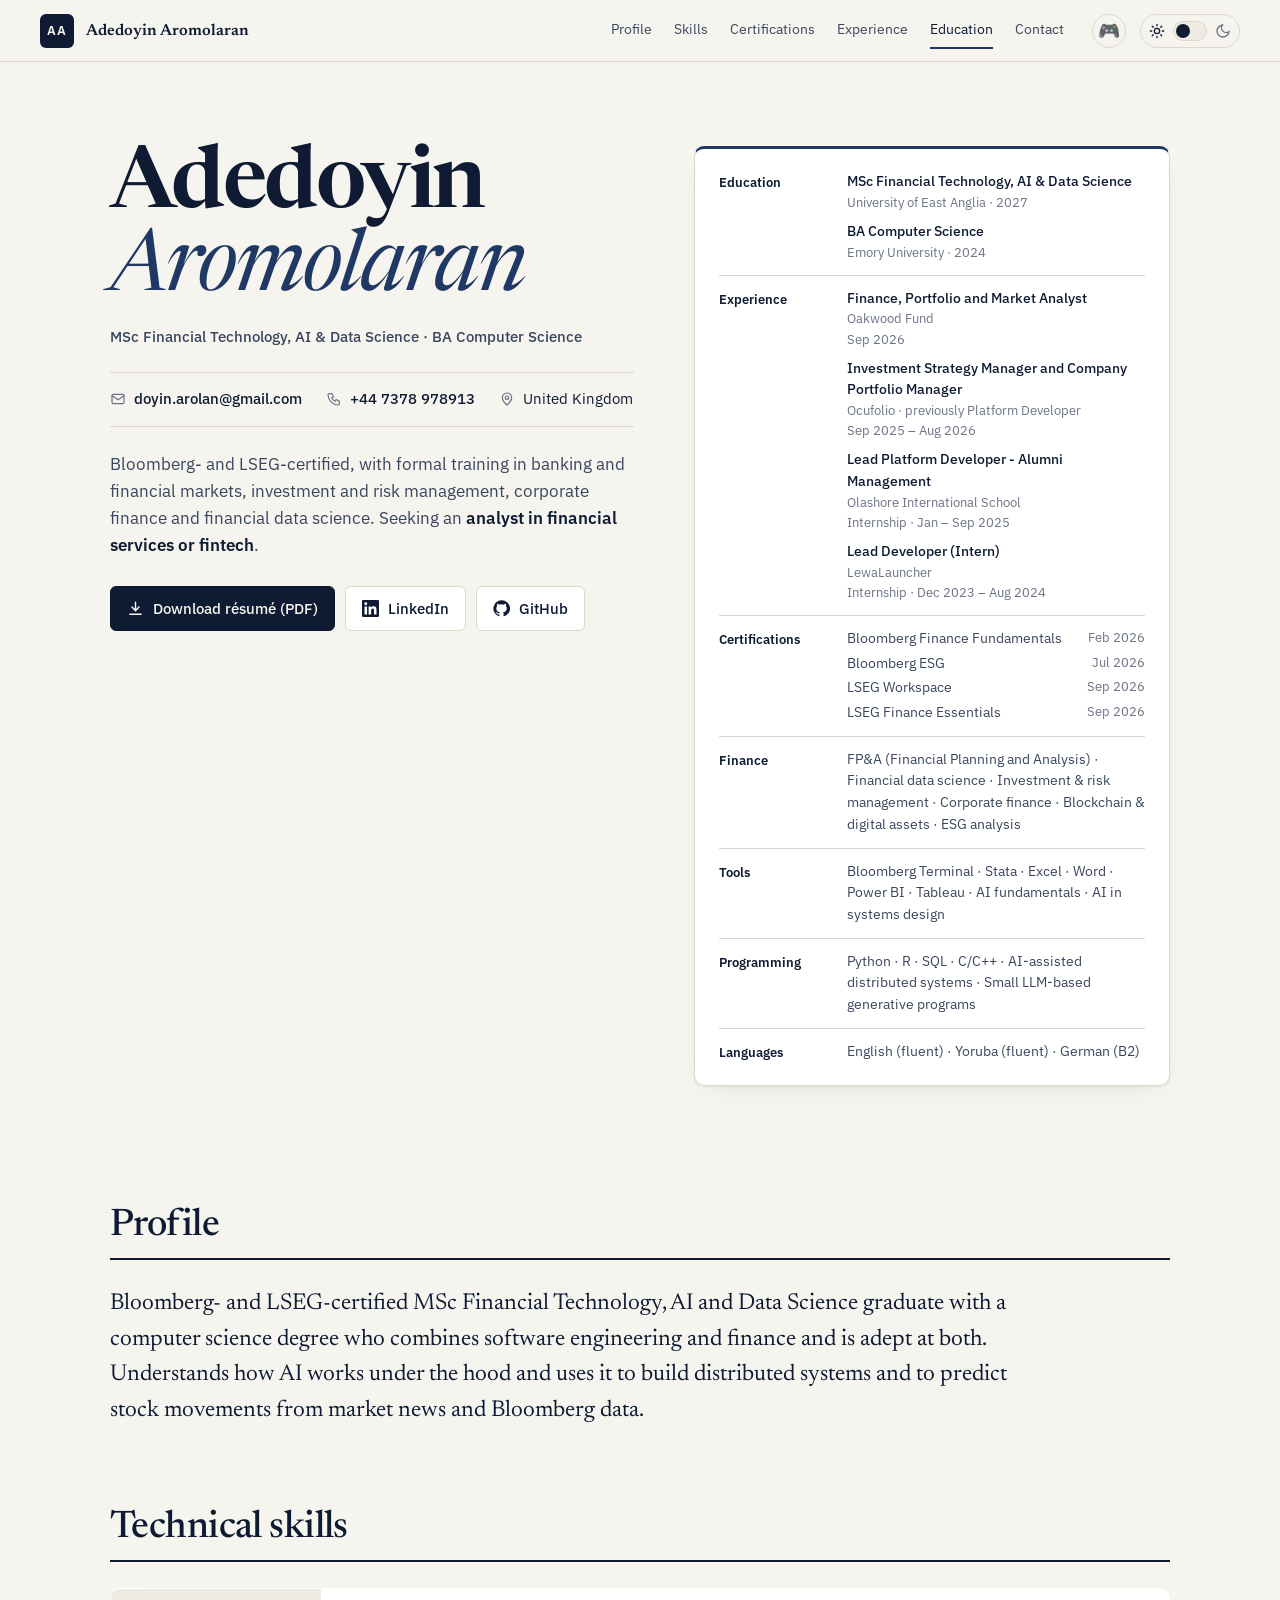
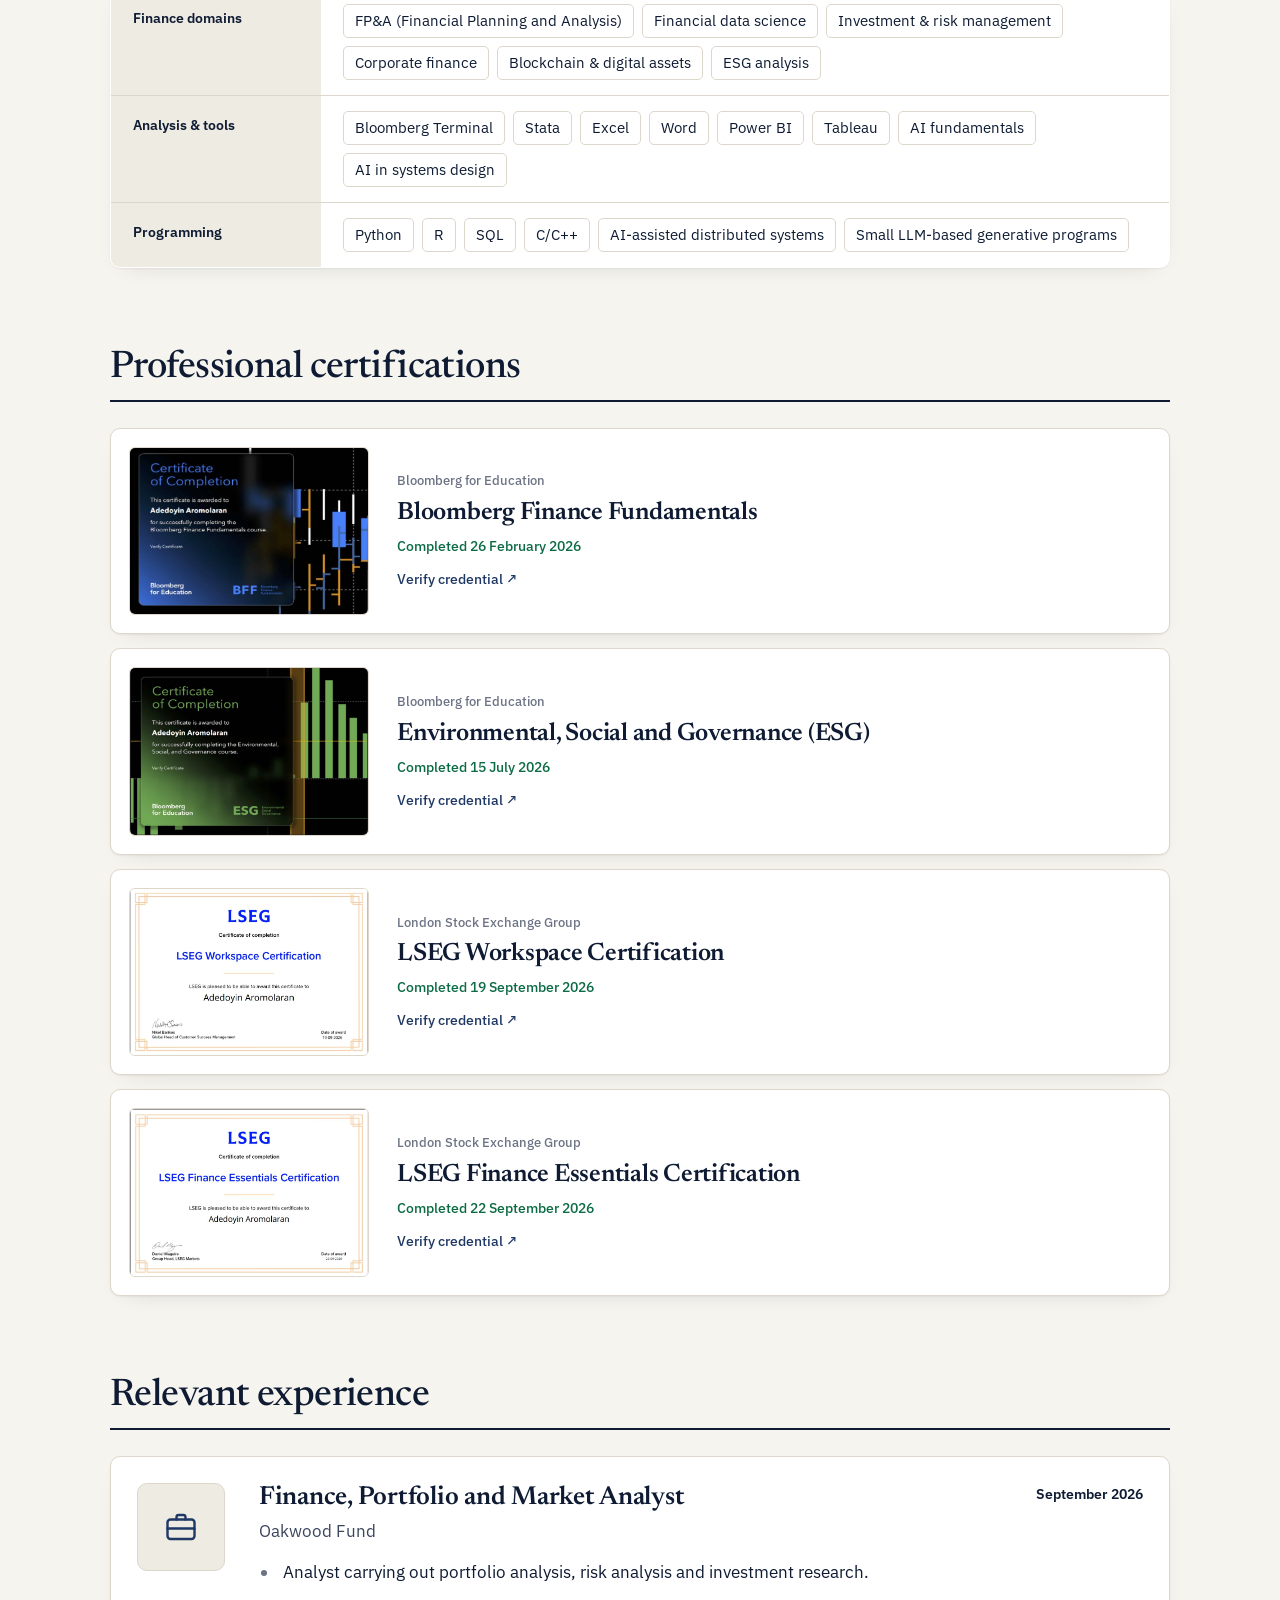
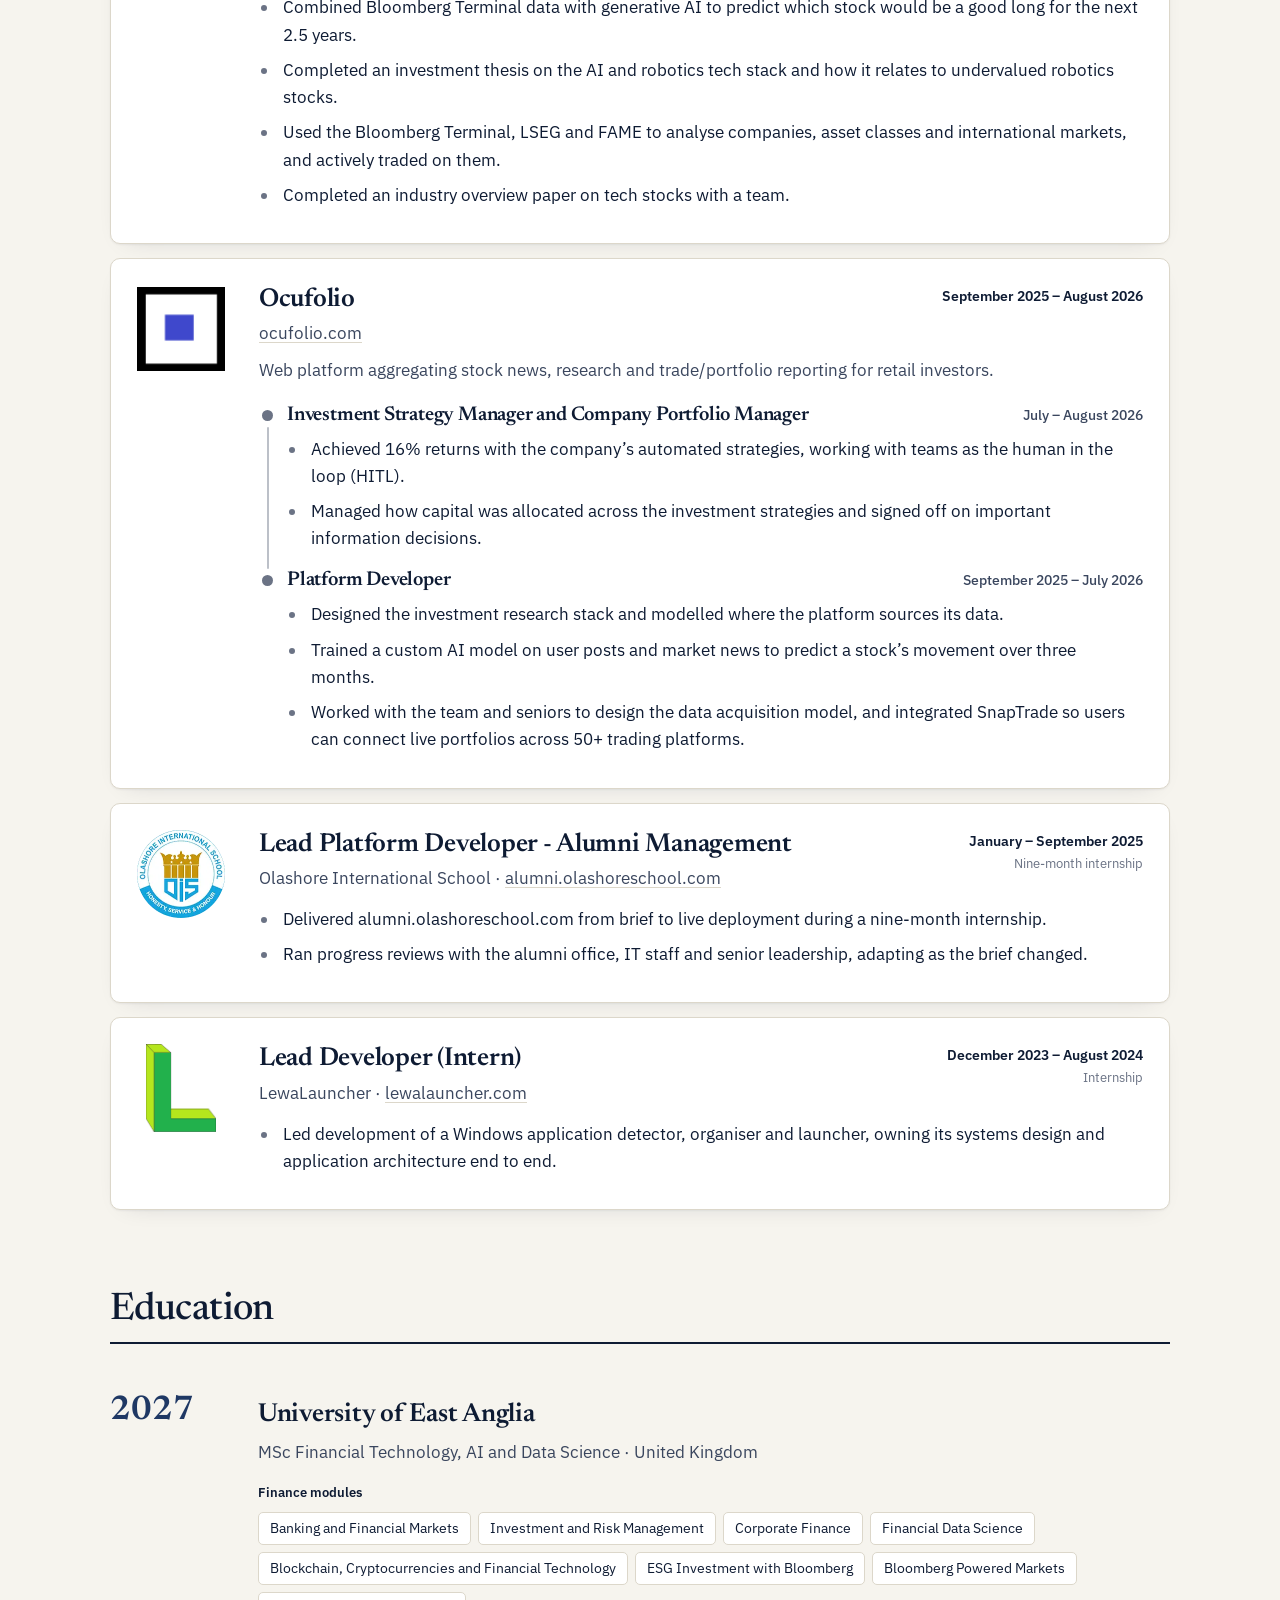
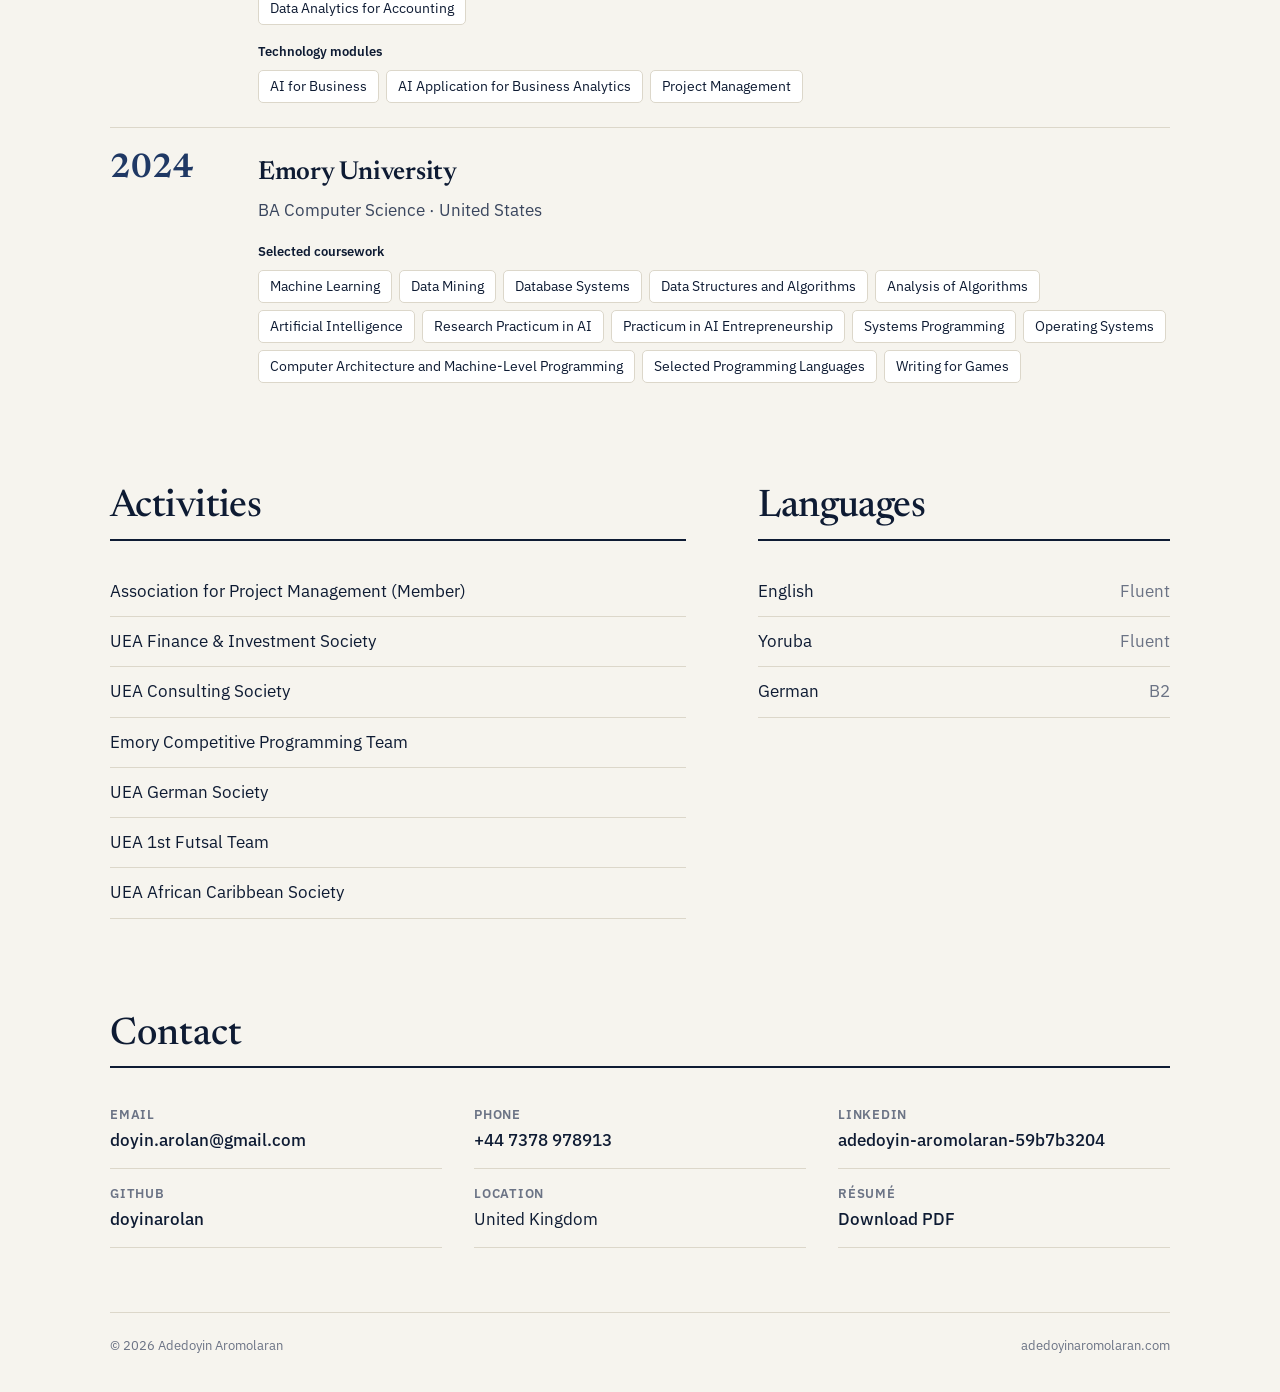
<file: index.html>
<!doctype html>
<html lang="en-GB" data-theme="light">
<head>
  <meta charset="utf-8">
  <meta name="viewport" content="width=device-width, initial-scale=1">
  <title>Adedoyin Aromolaran — FinTech, AI &amp; Data Science</title>
  <meta name="description" content="Adedoyin Aromolaran — MSc Financial Technology, AI & Data Science (University of East Anglia) and BA Computer Science (Emory University). Bloomberg- and LSEG-certified. Analyst candidate for financial services and fintech.">
  <meta name="author" content="Adedoyin Aromolaran">
  <link rel="canonical" href="https://adedoyinaromolaran.com/">
  <meta property="og:type" content="profile">
  <meta property="og:title" content="Adedoyin Aromolaran — FinTech, AI & Data Science">
  <meta property="og:description" content="Bloomberg- and LSEG-certified MSc FinTech, AI & Data Science graduate and analyst candidate for financial services and fintech.">
  <meta property="og:url" content="https://adedoyinaromolaran.com/">
  <meta name="theme-color" content="#F6F4EE">
  <link rel="icon" href="favicon.svg" type="image/svg+xml">
  <link rel="preconnect" href="https://fonts.googleapis.com">
  <link rel="preconnect" href="https://fonts.gstatic.com" crossorigin>
  <link href="https://fonts.googleapis.com/css2?family=Newsreader:ital,opsz,wght@0,6..72,400..700;1,6..72,400..600&family=IBM+Plex+Sans:wght@400;500;600&family=IBM+Plex+Mono:wght@400;500;600&display=swap" rel="stylesheet">
  <link rel="stylesheet" href="styles.css">
  <script>
    // Light by default; dark only if the visitor switched it on before.
    try { if (localStorage.getItem('theme') === 'dark') document.documentElement.dataset.theme = 'dark'; } catch (e) {}
  </script>
</head>
<body>
  <a class="skip" href="#main">Skip to content</a>

  <header class="topbar">
    <a class="mark" href="#top" aria-label="Back to top">
      <span class="mark-box">AA</span>
      <span class="mark-name">Adedoyin Aromolaran</span>
    </a>
    <nav class="nav" aria-label="Sections">
      <a href="#profile">Profile</a>
      <a href="#skills">Skills</a>
      <a href="#certifications">Certifications</a>
      <a href="#experience">Experience</a>
      <a href="#education">Education</a>
      <a href="#contact">Contact</a>
    </nav>
    <a class="game-link" href="shapeswitchgame/" aria-label="Play Shape Switch, a minigame" title="Play Shape Switch">🎮</a>
    <button class="mode" id="mode" type="button" role="switch" aria-checked="false" aria-label="Dark mode">
      <svg class="i-sun" viewBox="0 0 24 24" aria-hidden="true"><circle cx="12" cy="12" r="4"/><path d="M12 2v2M12 20v2M4.9 4.9l1.4 1.4M17.7 17.7l1.4 1.4M2 12h2M20 12h2M4.9 19.1l1.4-1.4M17.7 6.3l1.4-1.4"/></svg>
      <span class="track"><span class="thumb"></span></span>
      <svg class="i-moon" viewBox="0 0 24 24" aria-hidden="true"><path d="M21 12.8A9 9 0 1 1 11.2 3a7 7 0 0 0 9.8 9.8Z"/></svg>
    </button>
  </header>

  <main id="main">
    <!-- HERO -->
    <section class="hero" id="top">
      <div class="hero-text">
        <h1 class="name">Adedoyin<br><span>Aromolaran</span></h1>
        <p class="title">MSc Financial Technology, AI &amp; Data Science&nbsp;·&nbsp;BA Computer Science</p>

        <ul class="contact-top">
          <li>
            <svg viewBox="0 0 24 24" aria-hidden="true"><rect x="3" y="5" width="18" height="14" rx="2"/><path d="m3 7 9 6 9-6"/></svg>
            <a href="mailto:doyin.arolan@gmail.com">doyin.arolan@gmail.com</a>
          </li>
          <li>
            <svg viewBox="0 0 24 24" aria-hidden="true"><path d="M5 4h4l2 5-2.5 1.5a11 11 0 0 0 5 5L15 13l5 2v4a2 2 0 0 1-2 2A16 16 0 0 1 3 6a2 2 0 0 1 2-2Z"/></svg>
            <a href="tel:+447378978913">+44 7378 978913</a>
          </li>
          <li>
            <svg viewBox="0 0 24 24" aria-hidden="true"><path d="M12 21s-7-6.2-7-11a7 7 0 0 1 14 0c0 4.8-7 11-7 11Z"/><circle cx="12" cy="10" r="2.5"/></svg>
            <span>United Kingdom</span>
          </li>
        </ul>

        <p class="tagline">
          Bloomberg- and LSEG-certified, with formal training in banking and financial markets,
          investment and risk management, corporate finance and financial data science.
          Seeking an <strong>analyst in financial services or fintech</strong>.
        </p>

        <div class="cta">
          <a class="btn primary" href="Adedoyin_Aromolaran_Resume.pdf" download>
            <svg viewBox="0 0 24 24" aria-hidden="true"><path d="M12 3v12m0 0-5-5m5 5 5-5M4 20h16"/></svg>
            Download résumé (PDF)
          </a>
          <a class="btn" href="https://www.linkedin.com/in/adedoyin-aromolaran-59b7b3204/" target="_blank" rel="noopener">
            <svg viewBox="0 0 24 24" aria-hidden="true" class="fill"><path d="M20.45 20.45h-3.56v-5.57c0-1.33-.02-3.04-1.85-3.04-1.86 0-2.14 1.45-2.14 2.94v5.67H9.34V9h3.41v1.56h.05c.48-.9 1.64-1.85 3.37-1.85 3.6 0 4.27 2.37 4.27 5.46v6.28ZM5.34 7.43a2.06 2.06 0 1 1 0-4.13 2.06 2.06 0 0 1 0 4.13ZM7.12 20.45H3.56V9h3.56v11.45ZM22.22 0H1.77C.79 0 0 .77 0 1.73v20.54C0 23.23.79 24 1.77 24h20.45c.98 0 1.78-.77 1.78-1.73V1.73C24 .77 23.2 0 22.22 0Z"/></svg>
            LinkedIn
          </a>
          <a class="btn" href="https://github.com/doyinarolan" target="_blank" rel="noopener">
            <svg viewBox="0 0 24 24" aria-hidden="true" class="fill"><path d="M12 .5a11.5 11.5 0 0 0-3.64 22.41c.58.1.79-.25.79-.56v-2c-3.2.7-3.87-1.37-3.87-1.37-.53-1.33-1.28-1.69-1.28-1.69-1.05-.71.08-.7.08-.7 1.16.08 1.77 1.19 1.77 1.19 1.03 1.77 2.7 1.26 3.36.96.1-.75.4-1.26.73-1.55-2.55-.29-5.24-1.28-5.24-5.69 0-1.26.45-2.29 1.19-3.1-.12-.29-.52-1.46.11-3.05 0 0 .97-.31 3.17 1.18a11 11 0 0 1 5.77 0c2.2-1.49 3.17-1.18 3.17-1.18.63 1.59.23 2.76.11 3.05.74.81 1.19 1.84 1.19 3.1 0 4.42-2.7 5.4-5.26 5.68.41.36.78 1.06.78 2.14v3.17c0 .31.21.67.8.56A11.5 11.5 0 0 0 12 .5Z"/></svg>
            GitHub
          </a>
        </div>
      </div>

      <!-- Condensed summary of qualifications and skills -->
      <aside class="summary" aria-label="Summary of qualifications and skills">
        <dl>
          <div class="sum-row">
            <dt>Education</dt>
            <dd>
              <p><strong>MSc Financial Technology, AI &amp; Data Science</strong><span>University of East Anglia · 2027</span></p>
              <p><strong>BA Computer Science</strong><span>Emory University · 2024</span></p>
            </dd>
          </div>
          <div class="sum-row">
            <dt>Experience</dt>
            <dd>
              <p><strong>Finance, Portfolio and Market Analyst</strong><span>Oakwood Fund</span><span>Sep 2026</span></p>
              <p><strong>Investment Strategy Manager and Company Portfolio Manager</strong><span>Ocufolio · previously Platform Developer</span><span>Sep 2025 – Aug 2026</span></p>
              <p><strong>Lead Platform Developer - Alumni Management</strong><span>Olashore International School</span><span>Internship · Jan – Sep 2025</span></p>
              <p><strong>Lead Developer (Intern)</strong><span>LewaLauncher</span><span>Internship · Dec 2023 – Aug 2024</span></p>
            </dd>
          </div>
          <div class="sum-row">
            <dt>Certifications</dt>
            <dd>
              <ul class="sum-list">
                <li>Bloomberg Finance Fundamentals <span>Feb 2026</span></li>
                <li>Bloomberg ESG <span>Jul 2026</span></li>
                <li>LSEG Workspace <span>Sep 2026</span></li>
                <li>LSEG Finance Essentials <span>Sep 2026</span></li>
              </ul>
            </dd>
          </div>
          <div class="sum-row">
            <dt>Finance</dt>
            <dd>FP&amp;A (Financial Planning and Analysis) · Financial data science · Investment &amp; risk management · Corporate finance · Blockchain &amp; digital assets · ESG analysis</dd>
          </div>
          <div class="sum-row">
            <dt>Tools</dt>
            <dd>Bloomberg Terminal · Stata · Excel · Word · Power BI · Tableau · AI fundamentals · AI in systems design</dd>
          </div>
          <div class="sum-row">
            <dt>Programming</dt>
            <dd>Python · R · SQL · C/C++ · AI-assisted distributed systems · Small LLM-based generative programs</dd>
          </div>
          <div class="sum-row">
            <dt>Languages</dt>
            <dd>English (fluent) · Yoruba (fluent) · German (B2)</dd>
          </div>
        </dl>
      </aside>
    </section>

    <!-- PROFILE -->
    <section class="section" id="profile">
      <header class="sec-head"><h2>Profile</h2></header>
      <p class="lede">
        Bloomberg- and LSEG-certified MSc Financial Technology, AI and Data Science graduate with a
        computer science degree who combines software engineering and finance and is adept at both.
        Understands how AI works under the hood and uses it to build distributed systems and to predict
        stock movements from market news and Bloomberg data.
      </p>
    </section>

    <!-- SKILLS -->
    <section class="section" id="skills">
      <header class="sec-head"><h2>Technical skills</h2></header>
      <table class="ledger">
        <tbody>
          <tr><th scope="row">Finance domains</th><td><ul><li>FP&amp;A (Financial Planning and Analysis)</li><li>Financial data science</li><li>Investment &amp; risk management</li><li>Corporate finance</li><li>Blockchain &amp; digital assets</li><li>ESG analysis</li></ul></td></tr>
          <tr><th scope="row">Analysis &amp; tools</th><td><ul><li>Bloomberg Terminal</li><li>Stata</li><li>Excel</li><li>Word</li><li>Power BI</li><li>Tableau</li><li>AI fundamentals</li><li>AI in systems design</li></ul></td></tr>
          <tr><th scope="row">Programming</th><td><ul><li>Python</li><li>R</li><li>SQL</li><li>C/C++</li><li>AI-assisted distributed systems</li><li>Small LLM-based generative programs</li></ul></td></tr>
        </tbody>
      </table>
    </section>

    <!-- CERTIFICATIONS (one per row) -->
    <section class="section" id="certifications">
      <header class="sec-head"><h2>Professional certifications</h2></header>

      <div class="rows">
        <a class="row cert reveal" href="https://portal.bloombergforeducation.com/certificates/ZWjW6xRatQTPgC5jnnUdMzPP" target="_blank" rel="noopener">
          <div class="row-media shot"><img src="assets/cert-bloomberg-bff.jpg" alt="Bloomberg Finance Fundamentals certificate of completion" loading="lazy" width="662" height="477"></div>
          <div class="row-body">
            <p class="issuer">Bloomberg for Education</p>
            <h3>Bloomberg Finance Fundamentals</h3>
            <p class="date">Completed 26 February 2026</p>
            <span class="row-link">Verify credential ↗</span>
          </div>
        </a>
        <a class="row cert reveal" href="https://portal.bloombergforeducation.com/certificates/mJZtaa8QaJFpDchfyj3VNCJr" target="_blank" rel="noopener">
          <div class="row-media shot"><img src="assets/cert-bloomberg-esg.jpg" alt="Bloomberg Environmental, Social and Governance certificate" loading="lazy" width="796" height="566"></div>
          <div class="row-body">
            <p class="issuer">Bloomberg for Education</p>
            <h3>Environmental, Social and Governance (ESG)</h3>
            <p class="date">Completed 15 July 2026</p>
            <span class="row-link">Verify credential ↗</span>
          </div>
        </a>
        <a class="row cert reveal" href="https://learningcentre.lseg.com/c/s/AVGdh1W5b7ZcjaaChvwaHkdcBsfZ2dDYMo_FuWf8_m0L-Psbik41pFnPgx1Z68zT" target="_blank" rel="noopener">
          <div class="row-media shot"><img src="assets/cert-lseg-workspace.jpg" alt="LSEG Workspace Certification" loading="lazy" width="845" height="595"></div>
          <div class="row-body">
            <p class="issuer">London Stock Exchange Group</p>
            <h3>LSEG Workspace Certification</h3>
            <p class="date">Completed 19 September 2026</p>
            <span class="row-link">Verify credential ↗</span>
          </div>
        </a>
        <a class="row cert reveal" href="https://learningcentre.lseg.com/c/s/mhI0etEXYLchLk4gl4G8QoW4GG5HRKEatljbf9Wkvi1g09hyiYC1cN-kHMTQWWlm" target="_blank" rel="noopener">
          <div class="row-media shot"><img src="assets/cert-lseg-finance.jpg" alt="LSEG Finance Essentials Certification" loading="lazy" width="900" height="634"></div>
          <div class="row-body">
            <p class="issuer">London Stock Exchange Group</p>
            <h3>LSEG Finance Essentials Certification</h3>
            <p class="date">Completed 22 September 2026</p>
            <span class="row-link">Verify credential ↗</span>
          </div>
        </a>
      </div>
    </section>

    <!-- EXPERIENCE -->
    <section class="section" id="experience">
      <header class="sec-head"><h2>Relevant experience</h2></header>

      <div class="jobs">
      <article class="job reveal">
        <div class="job-logo job-icon" aria-hidden="true">
          <svg viewBox="0 0 24 24"><rect x="3" y="7" width="18" height="13" rx="2"/><path d="M9 7V5.5A1.5 1.5 0 0 1 10.5 4h3A1.5 1.5 0 0 1 15 5.5V7M3 13h18"/></svg>
        </div>
        <div class="job-body">
          <div class="job-top">
            <div>
              <h3>Finance, Portfolio and Market Analyst</h3>
              <p class="org">Oakwood Fund</p>
            </div>
            <p class="when">September 2026</p>
          </div>
          <ul class="bullets">
            <li>Analyst carrying out portfolio analysis, risk analysis and investment research.</li>
            <li>Combined Bloomberg Terminal data with generative AI to predict which stock would be a good long for the next 2.5 years.</li>
            <li>Completed an investment thesis on the AI and robotics tech stack and how it relates to undervalued robotics stocks.</li>
            <li>Used the Bloomberg Terminal, LSEG and FAME to analyse companies, asset classes and international markets, and actively traded on them.</li>
            <li>Completed an industry overview paper on tech stocks with a team.</li>
          </ul>
        </div>
      </article>

      <article class="job reveal">
        <div class="job-logo"><img src="assets/ocufolio.png" alt="Ocufolio logo" width="88" height="88" loading="lazy"></div>
        <div class="job-body">
          <div class="job-top">
            <div>
              <h3>Ocufolio</h3>
              <p class="org"><a href="https://ocufolio.com/" target="_blank" rel="noopener">ocufolio.com</a></p>
            </div>
            <p class="when">September 2025 – August 2026</p>
          </div>
          <p class="job-desc">Web platform aggregating stock news, research and trade/portfolio reporting for retail investors.</p>
          <ol class="roles">
            <li class="role-step">
              <div class="role-top">
                <h4>Investment Strategy Manager and Company Portfolio Manager</h4>
                <p class="when">July – August 2026</p>
              </div>
              <ul class="bullets">
                <li>Achieved 16% returns with the company’s automated strategies, working with teams as the human in the loop (HITL).</li>
                <li>Managed how capital was allocated across the investment strategies and signed off on important information decisions.</li>
              </ul>
            </li>
            <li class="role-step">
              <div class="role-top">
                <h4>Platform Developer</h4>
                <p class="when">September 2025 – July 2026</p>
              </div>
              <ul class="bullets">
                <li>Designed the investment research stack and modelled where the platform sources its data.</li>
                <li>Trained a custom AI model on user posts and market news to predict a stock’s movement over three months.</li>
                <li>Worked with the team and seniors to design the data acquisition model, and integrated SnapTrade so users can connect live portfolios across 50+ trading platforms.</li>
              </ul>
            </li>
          </ol>
        </div>
      </article>

      <article class="job reveal">
        <div class="job-logo"><img src="assets/olashore.png" alt="Olashore International School crest" width="88" height="88" loading="lazy"></div>
        <div class="job-body">
          <div class="job-top">
            <div>
              <h3>Lead Platform Developer - Alumni Management</h3>
              <p class="org">Olashore International School · <a href="https://alumni.olashoreschool.com" target="_blank" rel="noopener">alumni.olashoreschool.com</a></p>
            </div>
            <p class="when">January – September 2025<span>Nine-month internship</span></p>
          </div>
          <ul class="bullets">
            <li>Delivered alumni.olashoreschool.com from brief to live deployment during a nine-month internship.</li>
            <li>Ran progress reviews with the alumni office, IT staff and senior leadership, adapting as the brief changed.</li>
          </ul>
        </div>
      </article>

      <article class="job reveal">
        <div class="job-logo"><img src="assets/lewalauncher.png" alt="LewaLauncher logo" width="88" height="88" loading="lazy"></div>
        <div class="job-body">
          <div class="job-top">
            <div>
              <h3>Lead Developer (Intern)</h3>
              <p class="org">LewaLauncher · <a href="https://lewalauncher.com/" target="_blank" rel="noopener">lewalauncher.com</a></p>
            </div>
            <p class="when">December 2023 – August 2024<span>Internship</span></p>
          </div>
          <ul class="bullets">
            <li>Led development of a Windows application detector, organiser and launcher, owning its systems design and application architecture end to end.</li>
          </ul>
        </div>
      </article>
      </div>
    </section>

    <!-- EDUCATION -->
    <section class="section" id="education">
      <header class="sec-head"><h2>Education</h2></header>

      <article class="edu reveal">
        <div class="edu-year">2027</div>
        <div class="edu-body">
          <h3>University of East Anglia</h3>
          <p class="org">MSc Financial Technology, AI and Data Science · United Kingdom</p>
          <p class="mod-label">Finance modules</p>
          <ul class="chips">
            <li>Banking and Financial Markets</li><li>Investment and Risk Management</li><li>Corporate Finance</li>
            <li>Financial Data Science</li><li>Blockchain, Cryptocurrencies and Financial Technology</li>
            <li>ESG Investment with Bloomberg</li><li>Bloomberg Powered Markets</li><li>Data Analytics for Accounting</li>
          </ul>
          <p class="mod-label">Technology modules</p>
          <ul class="chips">
            <li>AI for Business</li><li>AI Application for Business Analytics</li><li>Project Management</li>
          </ul>
        </div>
      </article>

      <article class="edu reveal">
        <div class="edu-year">2024</div>
        <div class="edu-body">
          <h3>Emory University</h3>
          <p class="org">BA Computer Science · United States</p>
          <p class="mod-label">Selected coursework</p>
          <ul class="chips">
            <li>Machine Learning</li><li>Data Mining</li><li>Database Systems</li><li>Data Structures and Algorithms</li>
            <li>Analysis of Algorithms</li><li>Artificial Intelligence</li><li>Research Practicum in AI</li>
            <li>Practicum in AI Entrepreneurship</li><li>Systems Programming</li><li>Operating Systems</li>
            <li>Computer Architecture and Machine-Level Programming</li><li>Selected Programming Languages</li>
            <li>Writing for Games</li>
          </ul>
        </div>
      </article>
    </section>

    <!-- ACTIVITIES & LANGUAGES -->
    <section class="section split" id="activities">
      <div>
        <header class="sec-head"><h2>Activities</h2></header>
        <ul class="activity">
          <li>Association for Project Management (Member)</li>
          <li>UEA Finance &amp; Investment Society</li>
          <li>UEA Consulting Society</li>
          <li>Emory Competitive Programming Team</li>
          <li>UEA German Society</li>
          <li>UEA 1st Futsal Team</li>
          <li>UEA African Caribbean Society</li>
        </ul>
      </div>
      <div>
        <header class="sec-head"><h2>Languages</h2></header>
        <ul class="langs">
          <li><span>English</span><em>Fluent</em></li>
          <li><span>Yoruba</span><em>Fluent</em></li>
          <li><span>German</span><em>B2</em></li>
        </ul>
      </div>
    </section>

    <!-- CONTACT -->
    <section class="contact" id="contact">
      <h2>Contact</h2>
      <ul class="contact-grid">
        <li><span>Email</span><a href="mailto:doyin.arolan@gmail.com">doyin.arolan@gmail.com</a></li>
        <li><span>Phone</span><a href="tel:+447378978913">+44 7378 978913</a></li>
        <li><span>LinkedIn</span><a href="https://www.linkedin.com/in/adedoyin-aromolaran-59b7b3204/" target="_blank" rel="noopener">adedoyin-aromolaran-59b7b3204</a></li>
        <li><span>GitHub</span><a href="https://github.com/doyinarolan" target="_blank" rel="noopener">doyinarolan</a></li>
        <li><span>Location</span>United Kingdom</li>
        <li><span>Résumé</span><a href="Adedoyin_Aromolaran_Resume.pdf" download>Download PDF</a></li>
      </ul>
    </section>
  </main>

  <footer class="foot">
    <span>© <span id="year">2026</span> Adedoyin Aromolaran</span>
    <span>adedoyinaromolaran.com</span>
  </footer>

  <script src="script.js" defer></script>
</body>
</html>
</file>
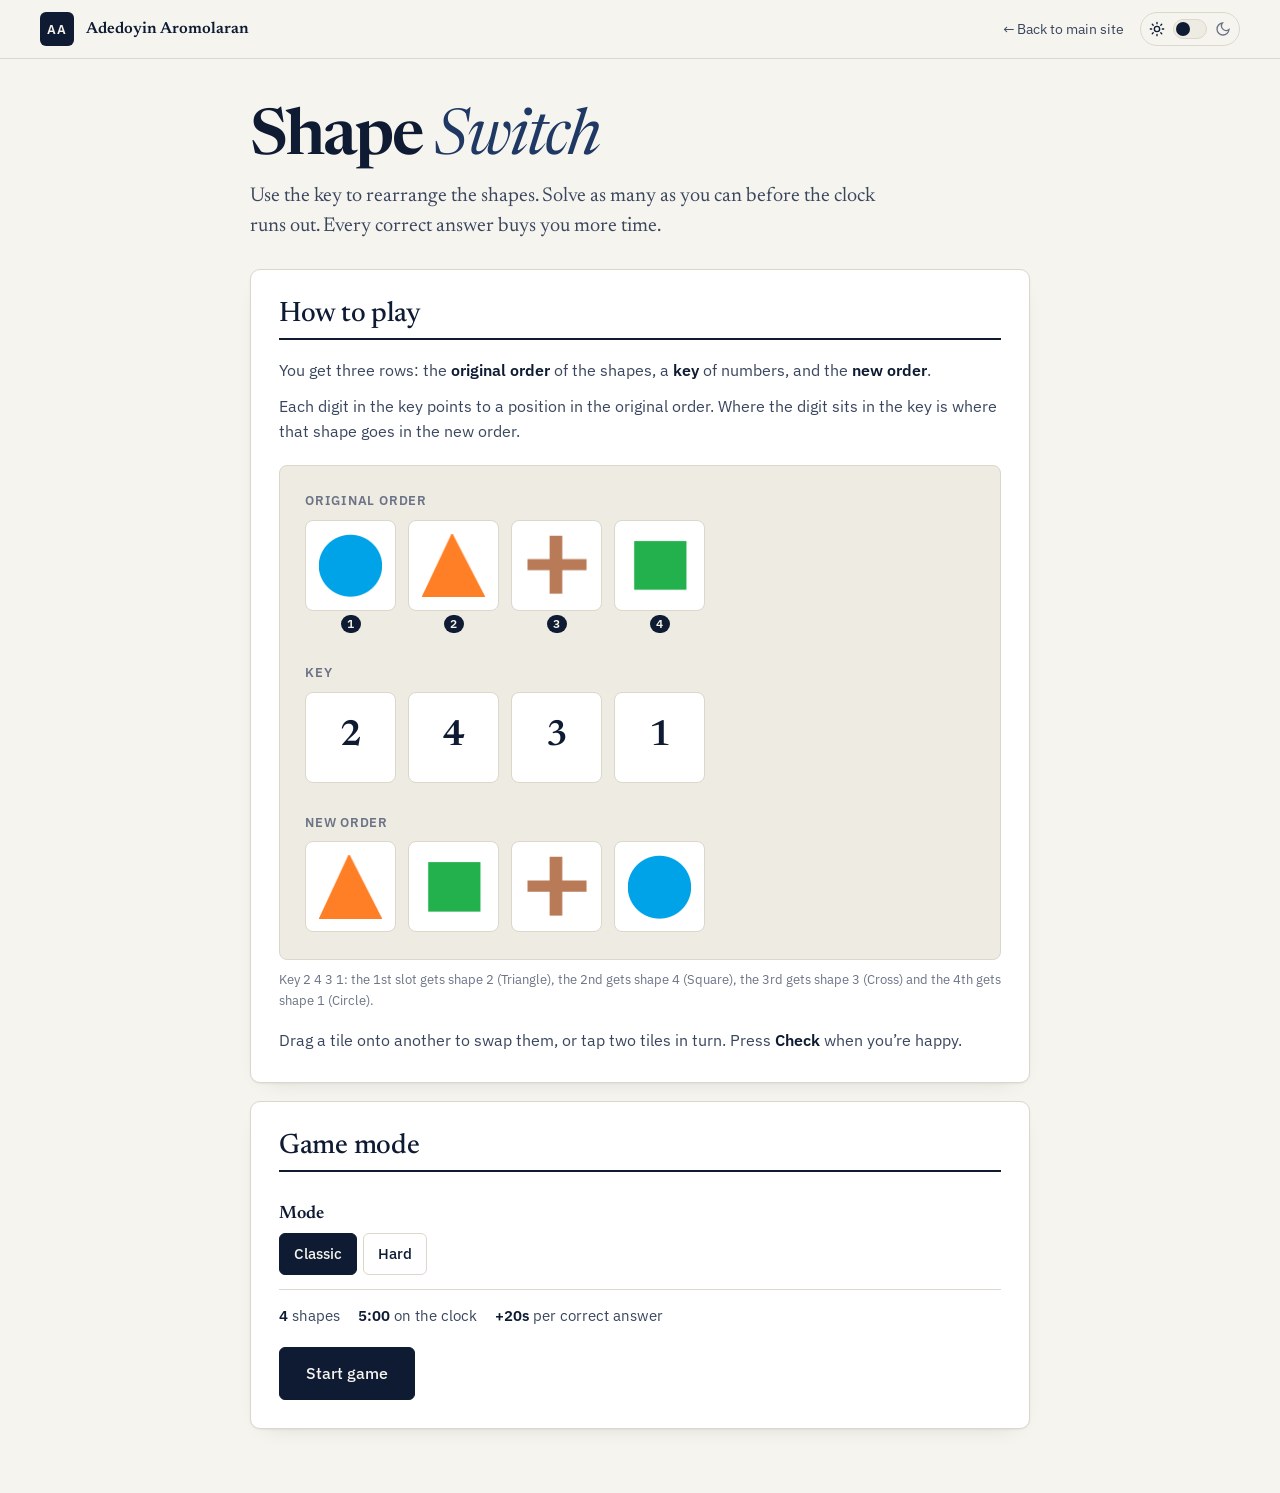
<file: shapeswitchgame/index.html>
<!doctype html>
<html lang="en-GB" data-theme="light">
<head>
  <meta charset="utf-8">
  <meta name="viewport" content="width=device-width, initial-scale=1">
  <title>Shape Switch · Adedoyin Aromolaran</title>
  <meta name="description" content="Shape Switch: a quick logic game. Use the key to rearrange the shapes before the clock runs out.">
  <meta name="author" content="Adedoyin Aromolaran">
  <link rel="canonical" href="https://adedoyinaromolaran.com/shapeswitchgame/">
  <meta name="theme-color" content="#F6F4EE">
  <link rel="icon" href="../favicon.svg" type="image/svg+xml">
  <link rel="preconnect" href="https://fonts.googleapis.com">
  <link rel="preconnect" href="https://fonts.gstatic.com" crossorigin>
  <link href="https://fonts.googleapis.com/css2?family=Newsreader:ital,opsz,wght@0,6..72,400..700;1,6..72,400..600&family=IBM+Plex+Sans:wght@400;500;600&display=swap" rel="stylesheet">
  <script>
    // Same theme setting as the main site: light by default, dark only if switched on.
    try { if (localStorage.getItem('theme') === 'dark') document.documentElement.dataset.theme = 'dark'; } catch (e) {}
  </script>
  <style>
    :root {
      --bg: #F6F4EE; --bg-2: #EEEBE2; --card: #FFFFFF; --ink: #0E1B33; --ink-2: #3A465E; --muted: #6B7385;
      --rule: #DCD7CA; --rule-strong: #0E1B33; --accent: #1F3864; --accent-bg: #E6EBF4;
      --green: #0B6B43; --green-bg: #E4F0E9; --red: #A3262A; --red-bg: #F7E4E3;
      --shadow: 0 1px 2px rgba(14,27,51,.05), 0 8px 24px -16px rgba(14,27,51,.2);
      --serif: "Newsreader", Georgia, "Times New Roman", serif;
      --sans: "IBM Plex Sans", system-ui, -apple-system, "Segoe UI", sans-serif;
      --gutter: clamp(16px, 4vw, 40px);
      color-scheme: light;
    }
    :root[data-theme="dark"] {
      --bg: #0B0F16; --bg-2: #131A25; --card: #10161F; --ink: #ECEFF4; --ink-2: #C1C8D4; --muted: #8A93A4;
      --rule: #232C3B; --rule-strong: #4A5670; --accent: #9DB7E6; --accent-bg: rgba(157,183,230,.12);
      --green: #4CC28A; --green-bg: rgba(76,194,138,.12); --red: #F08A84; --red-bg: rgba(240,138,132,.12);
      --shadow: 0 0 0 1px #1B2330, 0 14px 32px -22px rgba(0,0,0,.9);
      color-scheme: dark;
    }
    *, *::before, *::after { box-sizing: border-box; }
    html { -webkit-text-size-adjust: 100%; }
    body {
      margin: 0; min-height: 100vh; background: var(--bg); color: var(--ink);
      font: 400 16px/1.6 var(--sans); -webkit-font-smoothing: antialiased; overflow-x: hidden;
      transition: background .3s ease, color .3s ease;
    }
    img { display: block; max-width: 100%; }
    p { margin: 0; }
    button { font: inherit; color: inherit; }
    [hidden] { display: none !important; }
    :focus-visible { outline: 2px solid var(--accent); outline-offset: 3px; border-radius: 4px; }

    /* top bar (matches the main site) */
    .topbar {
      position: sticky; top: 0; z-index: 20; display: flex; align-items: center; gap: 16px;
      padding: 12px var(--gutter); border-bottom: 1px solid var(--rule);
      background: color-mix(in srgb, var(--bg) 90%, transparent);
      backdrop-filter: blur(10px); -webkit-backdrop-filter: blur(10px);
    }
    .mark { display: inline-flex; align-items: center; gap: 12px; text-decoration: none; color: inherit; }
    .mark-box { display: grid; place-items: center; width: 34px; height: 34px; border-radius: 6px; background: var(--ink); color: var(--bg); font: 600 13px/1 var(--sans); letter-spacing: .04em; }
    .mark-name { font: 600 16px/1 var(--serif); }
    .back { margin-left: auto; font-size: 14px; color: var(--ink-2); text-decoration: none; }
    .back:hover { color: var(--ink); text-decoration: underline; text-underline-offset: 3px; }
    .mode { display: inline-flex; align-items: center; gap: 8px; padding: 6px 8px; background: none; border: 1px solid var(--rule); border-radius: 999px; cursor: pointer; color: var(--muted); }
    .mode:hover { border-color: var(--ink-2); }
    .mode svg { width: 16px; height: 16px; fill: none; stroke: currentColor; stroke-width: 2; stroke-linecap: round; }
    .mode .track { position: relative; width: 34px; height: 20px; border-radius: 999px; background: var(--bg-2); border: 1px solid var(--rule); }
    .mode .thumb { position: absolute; top: 2px; left: 2px; width: 14px; height: 14px; border-radius: 50%; background: var(--ink); transition: transform .25s ease; }
    .mode[aria-checked="true"] .thumb { transform: translateX(14px); }
    .mode[aria-checked="false"] .i-sun, .mode[aria-checked="true"] .i-moon { color: var(--ink); }

    main { max-width: 860px; margin: 0 auto; padding: clamp(24px, 5vw, 48px) var(--gutter) 64px; }
    h1 { font: 600 clamp(40px, 7vw, 64px)/1 var(--serif); letter-spacing: -.03em; margin: 0 0 10px; }
    h1 span { font-style: italic; font-weight: 400; color: var(--accent); }
    h2 { font: 500 clamp(22px, 3vw, 28px)/1.15 var(--serif); letter-spacing: -.01em; margin: 0; }
    .lede { font: 400 clamp(17px, 2vw, 20px)/1.5 var(--serif); color: var(--ink-2); max-width: 640px; margin-bottom: 28px; }

    .card { background: var(--card); border: 1px solid var(--rule); border-radius: 10px; box-shadow: var(--shadow); padding: clamp(18px, 3.5vw, 28px); }
    .card + .card { margin-top: 18px; }
    .card-head { border-bottom: 2px solid var(--rule-strong); padding-bottom: 8px; margin-bottom: 18px; }

    /* how to play */
    .rules { display: grid; gap: 10px; color: var(--ink-2); margin-bottom: 20px; }
    .rules strong { color: var(--ink); font-weight: 600; }
    .example { background: var(--bg-2); border: 1px solid var(--rule); border-radius: 8px; padding: 14px; }
    .example-cap { font-size: 13px; color: var(--muted); margin-top: 10px; }

    /* settings */
    .setting { display: grid; gap: 8px; padding: 14px 0; border-bottom: 1px solid var(--rule); }
    .setting:last-of-type { border-bottom: 0; }
    .setting-label { font: 600 18px/1.2 var(--serif); letter-spacing: -.005em; color: var(--ink); }
    .seg { display: flex; flex-wrap: wrap; gap: 6px; }
    .seg button {
      padding: 8px 14px; border-radius: 6px; border: 1px solid var(--rule); background: var(--card);
      cursor: pointer; font-size: 14.5px; font-weight: 500; transition: border-color .15s, background .15s;
    }
    .seg button:hover { border-color: var(--ink-2); }
    .seg button[aria-pressed="true"] { background: var(--ink); border-color: var(--ink); color: var(--bg); }
    .facts { display: flex; flex-wrap: wrap; gap: 8px 18px; font-size: 14.5px; color: var(--ink-2); padding-top: 14px; }
    .facts b { color: var(--ink); font-weight: 600; font-variant-numeric: tabular-nums; }

    .actions { display: flex; flex-wrap: wrap; gap: 10px; margin-top: 20px; align-items: center; }
    .btn {
      display: inline-flex; align-items: center; justify-content: center; gap: 8px; padding: 11px 18px; border-radius: 6px;
      border: 1px solid var(--rule); background: var(--card); cursor: pointer; text-decoration: none;
      font-weight: 500; font-size: 15px; transition: border-color .15s, box-shadow .15s, transform .1s;
    }
    .btn:hover { border-color: var(--ink-2); box-shadow: var(--shadow); }
    .btn:active { transform: translateY(1px); }
    .btn.primary { background: var(--ink); border-color: var(--ink); color: var(--bg); }
    .btn.big { padding: 13px 26px; font-size: 16px; }
    .best-note { font-size: 14px; color: var(--muted); }

    /* HUD */
    .hud { display: flex; align-items: center; gap: 12px 20px; flex-wrap: wrap; margin-bottom: 16px; }
    .clock { font: 600 clamp(34px, 6vw, 46px)/1 var(--serif); font-variant-numeric: tabular-nums; letter-spacing: -.02em; position: relative; min-width: 3.4ch; }
    .clock.low { color: var(--red); }
    .gain {
      position: absolute; left: 0; bottom: 100%; margin-bottom: 4px; font: 600 15px/1 var(--sans); color: var(--green);
      white-space: nowrap; pointer-events: none; animation: rise 1.1s ease-out forwards;
    }
    @keyframes rise { from { opacity: 0; transform: translateY(8px); } 15% { opacity: 1; } to { opacity: 0; transform: translateY(-18px); } }
    .stat { display: grid; line-height: 1.2; }
    .stat span { font-size: 12px; font-weight: 600; letter-spacing: .08em; text-transform: uppercase; color: var(--muted); }
    .stat b { font-size: 20px; font-weight: 600; font-variant-numeric: tabular-nums; }
    .hud-btns { margin-left: auto; display: flex; gap: 8px; }
    .hud-btns .btn { padding: 8px 12px; font-size: 14px; }

    /* board */
    .board { position: relative; padding-top: 4px; }
    .task { font-size: 15px; color: var(--ink-2); margin-bottom: 16px; }
    #rows { margin-inline: -11.5px; }
    @media (max-width: 560px) { #rows { margin-inline: 0; } }
    .task strong { color: var(--ink); }
    .row { padding: 10px 10px 12px; border: 1.5px dashed transparent; border-radius: 10px; }
    .row + .row { margin-top: 6px; }
    .row-label { display: flex; align-items: baseline; gap: 8px; flex-wrap: wrap; font-size: 13px; font-weight: 600; letter-spacing: .06em; text-transform: uppercase; color: var(--muted); margin-bottom: 8px; }
    .row-label em { font-style: normal; font-weight: 500; letter-spacing: 0; text-transform: none; color: var(--accent); }
    .row.answer { border-color: var(--accent); background: var(--accent-bg); }
    .row.answer .row-label { color: var(--accent); }
    .tiles { display: grid; grid-template-columns: repeat(var(--n, 4), minmax(0, 1fr)); gap: clamp(6px, 1.6vw, 12px); max-width: calc(var(--n, 4) * 100px); }
    .tile {
      position: relative; aspect-ratio: 1; display: grid; place-items: center; border-radius: 8px;
      border: 1px solid var(--rule); background: var(--card); padding: 14%; user-select: none; -webkit-user-select: none;
      -webkit-tap-highlight-color: transparent;
    }
    .tile img { width: 100%; height: 100%; object-fit: contain; pointer-events: none; -webkit-user-drag: none; }
    .tile.num { font: 600 clamp(22px, 5vw, 36px)/1 var(--serif); font-variant-numeric: tabular-nums; padding: 0; }
    .tile .pos {
      position: absolute; left: 50%; top: calc(100% + 5px); transform: translateX(-50%); min-width: 20px; height: 18px; padding: 0 5px;
      border-radius: 999px; background: var(--ink); color: var(--bg); font: 600 11.5px/18px var(--sans); text-align: center;
    }
    .row.has-pos { padding-bottom: 34px; }
    button.tile { cursor: grab; touch-action: none; transition: transform .12s ease, border-color .12s, box-shadow .12s; }
    button.tile:hover { border-color: var(--ink-2); }
    button.tile[aria-pressed="true"] { border: 2px solid var(--accent); box-shadow: 0 0 0 3px color-mix(in srgb, var(--accent) 25%, transparent); transform: translateY(-3px); }
    button.tile.lifting { opacity: .35; }
    button.tile.over { border: 2px dashed var(--accent); transform: scale(1.04); }
    button.tile.pop { animation: pop .22s ease; }
    @keyframes pop { 50% { transform: scale(1.08); } }
    .ghost { position: fixed; z-index: 50; pointer-events: none; border-radius: 8px; box-shadow: 0 12px 28px -8px rgba(14,27,51,.45); transform: rotate(-3deg) scale(1.06); }
    .ghost .tile { width: 100%; height: 100%; }

    .check-row { display: flex; align-items: center; gap: 14px; flex-wrap: wrap; margin-top: 18px; }
    .msg { font-size: 15px; font-weight: 500; min-height: 1.6em; }
    .msg.ok { color: var(--green); }
    .msg.bad { color: var(--red); }
    .kbd-hint { font-size: 13px; color: var(--muted); margin-left: auto; }

    .board.correct .row.answer { border-color: var(--green); background: var(--green-bg); }
    .board.wrong .row.answer .tiles { animation: shake .38s ease; }
    @keyframes shake { 20%, 60% { transform: translateX(-6px); } 40%, 80% { transform: translateX(6px); } }

    /* results */
    .result { text-align: center; }
    .result h2 { margin-bottom: 6px; }
    .score-big { font: 600 clamp(72px, 16vw, 120px)/1 var(--serif); letter-spacing: -.04em; font-variant-numeric: tabular-nums; margin: 14px 0 4px; }
    .score-cap { color: var(--muted); font-size: 14px; }
    .new-best { display: inline-block; margin-top: 12px; padding: 4px 12px; border-radius: 999px; background: var(--green-bg); color: var(--green); font-weight: 600; font-size: 14px; }
    .result .actions { justify-content: center; }

    @media (max-width: 560px) {
      .mark-name { display: none; }
      .kbd-hint { display: none; }
      .hud-btns { margin-left: 0; width: 100%; }
      .hud-btns .btn { flex: 1; }
    }
    @media (prefers-reduced-motion: reduce) {
      *, *::before, *::after { animation-duration: .01ms !important; transition-duration: .01ms !important; }
    }
  </style>
</head>
<body>
  <header class="topbar">
    <a class="mark" href="../" aria-label="Adedoyin Aromolaran, home">
      <span class="mark-box">AA</span>
      <span class="mark-name">Adedoyin Aromolaran</span>
    </a>
    <a class="back" href="../">← Back to main site</a>
    <button class="mode" id="theme" type="button" role="switch" aria-checked="false" aria-label="Dark mode">
      <svg class="i-sun" viewBox="0 0 24 24" aria-hidden="true"><circle cx="12" cy="12" r="4"/><path d="M12 2v2M12 20v2M4.9 4.9l1.4 1.4M17.7 17.7l1.4 1.4M2 12h2M20 12h2M4.9 19.1l1.4-1.4M17.7 6.3l1.4-1.4"/></svg>
      <span class="track"><span class="thumb"></span></span>
      <svg class="i-moon" viewBox="0 0 24 24" aria-hidden="true"><path d="M21 12.8A9 9 0 1 1 11.2 3a7 7 0 0 0 9.8 9.8Z"/></svg>
    </button>
  </header>

  <main>
    <!-- MENU -->
    <section id="menu">
      <h1>Shape <span>Switch</span></h1>
      <p class="lede">Use the key to rearrange the shapes. Solve as many as you can before the clock runs out. Every correct answer buys you more time.</p>

      <div class="card">
        <div class="card-head"><h2>How to play</h2></div>
        <div class="rules">
          <p>You get three rows: the <strong>original order</strong> of the shapes, a <strong>key</strong> of numbers, and the <strong>new order</strong>.</p>
          <p>Each digit in the key points to a position in the original order. Where the digit sits in the key is where that shape goes in the new order.</p>
        </div>
        <div class="example" id="example" aria-label="Worked example"></div>
        <p class="example-cap">Key 2 4 3 1: the 1st slot gets shape 2 (Triangle), the 2nd gets shape 4 (Square), the 3rd gets shape 3 (Cross) and the 4th gets shape 1 (Circle).</p>
        <div class="rules" style="margin:16px 0 0">
          <p>Drag a tile onto another to swap them, or tap two tiles in turn. Press <strong>Check</strong> when you’re happy.</p>
        </div>
      </div>

      <div class="card">
        <div class="card-head"><h2>Game mode</h2></div>
        <div class="setting">
          <span class="setting-label" id="lbl-mode">Mode</span>
          <div class="seg" role="group" aria-labelledby="lbl-mode" data-setting="mode">
            <button type="button" data-value="classic">Classic</button>
            <button type="button" data-value="hard">Hard</button>
          </div>
        </div>
        <div id="hard-settings">
          <div class="setting">
            <span class="setting-label" id="lbl-n">Number of shapes</span>
            <div class="seg" role="group" aria-labelledby="lbl-n" data-setting="n">
              <button type="button" data-value="4">4</button>
              <button type="button" data-value="5">5</button>
              <button type="button" data-value="6">6</button>
              <button type="button" data-value="7">7</button>
            </div>
          </div>
        </div>
        <div class="facts" id="facts"></div>
        <div class="actions">
          <button class="btn primary big" id="start" type="button">Start game</button>
          <span class="best-note" id="menu-best"></span>
        </div>
      </div>
    </section>

    <!-- PLAY -->
    <section id="play" hidden>
      <div class="hud">
        <div class="clock" id="clock" role="timer" aria-live="off">5:00</div>
        <div class="stat"><span>Solved</span><b id="score">0</b></div>
        <div class="stat"><span>Mode</span><b id="mode-label" style="font-size:15px;font-weight:500">Classic</b></div>
        <div class="hud-btns">
          <button class="btn" id="end" type="button">End game</button>
        </div>
      </div>
      <div class="board" id="board">
        <p class="task" id="task"></p>
        <div id="rows"></div>
        <div class="check-row">
          <button class="btn primary big" id="check" type="button">Check</button>
          <span class="msg" id="msg" role="status" aria-live="polite"></span>
          <span class="kbd-hint">Enter to check</span>
        </div>
      </div>
    </section>

    <!-- RESULTS -->
    <section id="over" hidden>
      <div class="card result">
        <h2 id="over-title">Time’s up</h2>
        <p class="score-cap" id="over-mode"></p>
        <div class="score-big" id="over-score">0</div>
        <p class="score-cap" id="over-cap">puzzles solved</p>
        <span class="new-best" id="over-newbest" hidden>New best</span>
        <p class="score-cap" id="over-best" style="margin-top:10px"></p>
        <div class="actions">
          <button class="btn primary big" id="again" type="button">Play again</button>
          <button class="btn big" id="settings" type="button">Change settings</button>
        </div>
      </div>
    </section>
  </main>

  <script>
  (function () {
    'use strict';

    // ---------- theme switch (shared with the main site) ----------
    var root = document.documentElement, themeBtn = document.getElementById('theme');
    function syncTheme() {
      var d = root.dataset.theme === 'dark';
      themeBtn.setAttribute('aria-checked', d ? 'true' : 'false');
      var meta = document.querySelector('meta[name="theme-color"]');
      if (meta) meta.content = d ? '#0A0E14' : '#F6F4EE';
    }
    themeBtn.addEventListener('click', function () {
      var next = root.dataset.theme === 'dark' ? 'light' : 'dark';
      root.dataset.theme = next;
      try { localStorage.setItem('theme', next); } catch (e) {}
      syncTheme();
    });
    syncTheme();

    // ---------- data ----------
    var SHAPES = ['Circle', 'Triangle', 'Cross', 'Square', 'Star', 'Heart', 'Pentagon'];
    SHAPES.forEach(function (s) { var i = new Image(); i.src = 'assets/' + s + '.png'; });

    var ROW_NAMES = { original: 'Original order', key: 'Key', answer: 'New order' };
    var TASKS = {
      answer: 'Use the key to arrange the <strong>new order</strong>.',
      original: 'Work backwards: arrange the <strong>original order</strong> that produces this new order.',
      key: 'Arrange the <strong>key</strong> that turns the original order into the new order.'
    };

    var cfg = { mode: 'classic', n: 4 };
    try {
      var saved = JSON.parse(localStorage.getItem('ssg-settings') || 'null');
      if (saved && (saved.mode === 'classic' || saved.mode === 'hard')) {
        cfg.mode = saved.mode;
        if ([4, 5, 6, 7].indexOf(+saved.n) > -1) cfg.n = +saved.n;
      }
    } catch (e) {}

    function rules() {
      if (cfg.mode === 'classic') return { n: 4, hide: 'answer', start: 300, gain: 20, label: 'Classic' };
      // Hard mode always hides a random row each round (original order, key or new order).
      return { n: cfg.n, hide: 'random', start: 360, gain: 20 + 7 * (cfg.n - 4), label: 'Hard · ' + cfg.n + ' shapes' };
    }
    function bestKey() { return cfg.mode === 'classic' ? 'classic' : 'hard-' + cfg.n + '-random'; }
    function loadBests() { try { return JSON.parse(localStorage.getItem('ssg-best') || '{}') || {}; } catch (e) { return {}; } }
    function saveBest(k, v) { var b = loadBests(); b[k] = v; try { localStorage.setItem('ssg-best', JSON.stringify(b)); } catch (e) {} }

    // ---------- helpers ----------
    function $(id) { return document.getElementById(id); }
    function shuffle(a) { a = a.slice(); for (var i = a.length - 1; i > 0; i--) { var j = Math.floor(Math.random() * (i + 1)); var t = a[i]; a[i] = a[j]; a[j] = t; } return a; }
    function same(a, b) { if (a.length !== b.length) return false; for (var i = 0; i < a.length; i++) if (a[i] !== b[i]) return false; return true; }
    function range(n) { var r = []; for (var i = 1; i <= n; i++) r.push(i); return r; }
    function fmt(ms) { var s = Math.max(0, Math.ceil(ms / 1000)); return Math.floor(s / 60) + ':' + ('0' + (s % 60)).slice(-2); }
    function shuffledNot(a) { if (a.length < 2) return a.slice(); var s; do { s = shuffle(a); } while (same(s, a)); return s; }

    // ---------- tiles ----------
    function tileEl(kind, value, opts) {
      opts = opts || {};
      var el = document.createElement(opts.interactive ? 'button' : 'div');
      el.className = 'tile ' + (kind === 'num' ? 'num' : 'shape');
      if (opts.interactive) { el.type = 'button'; el.setAttribute('aria-pressed', 'false'); }
      var label;
      if (kind === 'num') { el.textContent = value; label = 'Number ' + value; }
      else {
        var img = document.createElement('img'); img.src = 'assets/' + value + '.png'; img.alt = ''; img.draggable = false;
        el.appendChild(img); label = value;
      }
      if (opts.pos) {
        var p = document.createElement('span'); p.className = 'pos'; p.textContent = opts.pos; p.setAttribute('aria-hidden', 'true');
        el.appendChild(p); label += ', position ' + opts.pos;
      }
      if (opts.interactive) label += '. Slot ' + (opts.index + 1) + '. Select to swap.';
      el.setAttribute('aria-label', label);
      if (!opts.interactive) el.setAttribute('role', 'img');
      return el;
    }
    function rowEl(name, kind, values, opts) {
      opts = opts || {};
      var row = document.createElement('div');
      row.className = 'row' + (opts.interactive ? ' answer' : '') + (name === 'original' ? ' has-pos' : '');
      var lab = document.createElement('div'); lab.className = 'row-label';
      lab.textContent = ROW_NAMES[name];
      if (opts.interactive) { var em = document.createElement('em'); em.textContent = 'your answer: drag or tap two to swap'; lab.appendChild(em); }
      row.appendChild(lab);
      var tiles = document.createElement('div'); tiles.className = 'tiles'; tiles.style.setProperty('--n', values.length);
      values.forEach(function (v, i) {
        var t = tileEl(kind, v, { pos: name === 'original' ? i + 1 : null, interactive: opts.interactive, index: i });
        if (opts.interactive) t.dataset.i = i;
        tiles.appendChild(t);
      });
      row.appendChild(tiles);
      return row;
    }

    // worked example on the menu
    (function () {
      var ex = $('example');
      ex.appendChild(rowEl('original', 'shape', ['Circle', 'Triangle', 'Cross', 'Square']));
      ex.appendChild(rowEl('key', 'num', [2, 4, 3, 1]));
      ex.appendChild(rowEl('answer', 'shape', ['Triangle', 'Square', 'Cross', 'Circle']));
    })();

    // ---------- menu ----------
    function renderMenu() {
      document.querySelectorAll('.seg').forEach(function (seg) {
        var key = seg.dataset.setting;
        seg.querySelectorAll('button').forEach(function (b) {
          b.setAttribute('aria-pressed', String(b.dataset.value) === String(cfg[key]) ? 'true' : 'false');
        });
      });
      $('hard-settings').hidden = cfg.mode !== 'hard';
      var r = rules();
      $('facts').innerHTML = '<span><b>' + r.n + '</b> shapes</span><span><b>' + fmt(r.start * 1000) + '</b> on the clock</span><span><b>+' + r.gain + 's</b> per correct answer</span>' +
        (r.hide === 'random' ? '<span>A <b>random row</b> is hidden each round</span>' : '');
      var best = loadBests()[bestKey()];
      $('menu-best').textContent = best ? 'Your best with these settings: ' + best : '';
      try { localStorage.setItem('ssg-settings', JSON.stringify(cfg)); } catch (e) {}
    }
    document.querySelectorAll('.seg').forEach(function (seg) {
      seg.addEventListener('click', function (e) {
        var b = e.target.closest('button'); if (!b) return;
        var key = seg.dataset.setting;
        cfg[key] = key === 'n' ? +b.dataset.value : b.dataset.value;
        renderMenu();
      });
    });
    renderMenu();

    // ---------- game state ----------
    var g = null, tickTimer = null;

    function show(id) { ['menu', 'play', 'over'].forEach(function (s) { $(s).hidden = s !== id; }); window.scrollTo(0, 0); }

    function newPuzzle() {
      var r = g.rules;
      var original = shuffle(SHAPES).slice(0, r.n);
      var ident = range(r.n), key;
      do { key = shuffle(ident); } while (same(key, ident));      // never the trivial key 1 2 3 4
      var answer = key.map(function (d) { return original[d - 1]; });
      var hide = r.hide === 'random' ? ['answer', 'original', 'key'][Math.floor(Math.random() * 3)] : r.hide;
      var solution = { original: original, key: key, answer: answer }[hide];
      g.p = { original: original, key: key, answer: answer, hide: hide, solution: solution, work: shuffledNot(solution) };
      g.sel = null; g.locked = false;
      $('msg').textContent = ''; $('msg').className = 'msg';
      $('board').classList.remove('correct', 'wrong');
      renderBoard();
    }

    function renderBoard(popIdx) {
      var p = g.p, rows = $('rows');
      $('task').innerHTML = TASKS[p.hide];
      rows.innerHTML = '';
      ['original', 'key', 'answer'].forEach(function (name) {
        var kind = name === 'key' ? 'num' : 'shape';
        var isWork = name === p.hide;
        rows.appendChild(rowEl(name, kind, isWork ? p.work : p[name], { interactive: isWork }));
      });
      var tiles = rows.querySelectorAll('button.tile');
      tiles.forEach(function (t) {
        var i = +t.dataset.i;
        if (g.sel === i) t.setAttribute('aria-pressed', 'true');
        if (popIdx && popIdx.indexOf(i) > -1) t.classList.add('pop');
      });
    }

    function swap(a, b, refocus) {
      if (a === b) return;
      var w = g.p.work, t = w[a]; w[a] = w[b]; w[b] = t;
      g.sel = null;
      $('msg').textContent = ''; $('msg').className = 'msg';
      $('board').classList.remove('wrong');
      renderBoard([a, b]);
      if (refocus != null) { var el = document.querySelector('button.tile[data-i="' + refocus + '"]'); if (el) el.focus(); }
    }

    function start() {
      var r = rules();
      g = { rules: r, score: 0, remaining: r.start * 1000, deadline: 0, running: false };
      $('score').textContent = '0';
      $('mode-label').textContent = r.label;
      show('play');
      newPuzzle();
      run();
    }
    function run() {
      g.deadline = performance.now() + g.remaining; g.running = true;
      clearInterval(tickTimer); tickTimer = setInterval(tick, 100); tick();
    }
    function tick() {
      if (!g || !g.running) return;
      g.remaining = g.deadline - performance.now();
      var c = $('clock');
      var txt = fmt(g.remaining);
      if (c.firstChild && c.firstChild.nodeType === 3) c.firstChild.nodeValue = txt; else c.insertBefore(document.createTextNode(txt), c.firstChild);
      c.classList.toggle('low', g.remaining <= 30000);
      if (g.remaining <= 0) finish(true);
    }
    function addTime(sec) {
      g.deadline += sec * 1000; tick();
      var tag = document.createElement('span'); tag.className = 'gain'; tag.textContent = '+' + sec + 's';
      $('clock').appendChild(tag);
      setTimeout(function () { tag.remove(); }, 1200);
    }
    function check() {
      if (!g || !g.running || g.locked) return;
      if (same(g.p.work, g.p.solution)) {
        g.locked = true; g.score++;
        $('score').textContent = g.score;
        addTime(g.rules.gain);
        $('msg').textContent = 'Correct!'; $('msg').className = 'msg ok';
        $('board').classList.add('correct');
        setTimeout(function () { if (g && g.running) newPuzzle(); }, 650);
      } else {
        var b = $('board'); b.classList.remove('wrong'); void b.offsetWidth; b.classList.add('wrong');
        $('msg').textContent = 'Not quite. Keep going.'; $('msg').className = 'msg bad';
      }
    }
    function finish(timeUp) {
      if (!g) return;
      g.running = false; clearInterval(tickTimer);
      endDrag();
      var k = bestKey(), prev = loadBests()[k] || 0, isNew = g.score > prev;
      if (isNew) saveBest(k, g.score);
      $('over-title').textContent = timeUp ? 'Time’s up' : 'Game over';
      $('over-mode').textContent = g.rules.label;
      $('over-score').textContent = g.score;
      $('over-cap').textContent = g.score === 1 ? 'puzzle solved' : 'puzzles solved';
      $('over-newbest').hidden = !(isNew && g.score > 0);
      $('over-best').textContent = 'Best with these settings: ' + Math.max(prev, g.score);
      show('over');
      $('again').focus();
    }

    $('start').addEventListener('click', start);
    $('again').addEventListener('click', start);
    $('settings').addEventListener('click', function () { renderMenu(); show('menu'); });
    $('check').addEventListener('click', check);
    $('end').addEventListener('click', function () { finish(false); });
    document.addEventListener('keydown', function (e) {
      if ($('play').hidden || !g) return;
      // Enter always checks (tiles are selected with a click, tap or Space), except on other buttons.
      var ae = document.activeElement;
      if (e.key === 'Enter' && !(ae && ae.closest('button') && !ae.classList.contains('tile'))) { e.preventDefault(); check(); }
      if (e.key === 'Escape') { if (g.sel != null) { g.sel = null; renderBoard(); } }
    });

    // ---------- tap / click to swap (also keyboard) ----------
    var suppressClick = false;
    $('rows').addEventListener('click', function (e) {
      var t = e.target.closest('button.tile'); if (!t || !g || !g.running || g.locked) return;
      if (suppressClick) { suppressClick = false; return; }
      var i = +t.dataset.i;
      if (g.sel == null) { g.sel = i; t.setAttribute('aria-pressed', 'true'); }
      else if (g.sel === i) { g.sel = null; t.setAttribute('aria-pressed', 'false'); }
      else swap(g.sel, i, e.detail === 0 ? i : null);
    });

    // ---------- drag to swap (mouse + touch) ----------
    var drag = null;
    $('rows').addEventListener('pointerdown', function (e) {
      var t = e.target.closest('button.tile'); if (!t || !g || !g.running || g.locked) return;
      if (e.pointerType === 'mouse' && e.button !== 0) return;
      drag = { el: t, i: +t.dataset.i, x: e.clientX, y: e.clientY, id: e.pointerId, active: false, ghost: null, over: null };
      try { t.setPointerCapture(e.pointerId); } catch (err) {}
    });
    document.addEventListener('pointermove', function (e) {
      if (!drag || e.pointerId !== drag.id) return;
      var dx = e.clientX - drag.x, dy = e.clientY - drag.y;
      if (!drag.active) {
        if (dx * dx + dy * dy < 64) return;
        drag.active = true;
        var r = drag.el.getBoundingClientRect();
        drag.offX = drag.x - r.left; drag.offY = drag.y - r.top;
        var gh = document.createElement('div'); gh.className = 'ghost'; gh.setAttribute('aria-hidden', 'true');
        gh.style.width = r.width + 'px'; gh.style.height = r.height + 'px';
        var copy = drag.el.cloneNode(true); copy.removeAttribute('aria-pressed'); copy.removeAttribute('data-i'); copy.tabIndex = -1;
        gh.appendChild(copy);
        document.body.appendChild(gh); drag.ghost = gh;
        drag.el.classList.add('lifting');
        if (g.sel != null) { g.sel = null; document.querySelectorAll('button.tile[aria-pressed="true"]').forEach(function (b) { b.setAttribute('aria-pressed', 'false'); }); }
      }
      e.preventDefault();
      drag.ghost.style.left = (e.clientX - drag.offX) + 'px';
      drag.ghost.style.top = (e.clientY - drag.offY) + 'px';
      var under = document.elementFromPoint(e.clientX, e.clientY);
      var target = under && under.closest ? under.closest('#rows button.tile') : null;
      if (target === drag.el) target = null;
      if (drag.over && drag.over !== target) drag.over.classList.remove('over');
      if (target) target.classList.add('over');
      drag.over = target;
    }, { passive: false });
    function endDrag(e) {
      if (!drag) return;
      if (e && e.pointerId !== drag.id) return;
      var d = drag; drag = null;
      if (d.ghost) d.ghost.remove();
      d.el.classList.remove('lifting');
      if (d.over) d.over.classList.remove('over');
      if (d.active) {
        suppressClick = true;
        setTimeout(function () { suppressClick = false; }, 0);
        if (d.over && e && e.type === 'pointerup' && g && g.running && !g.locked) swap(d.i, +d.over.dataset.i);
      }
    }
    document.addEventListener('pointerup', endDrag);
    document.addEventListener('pointercancel', endDrag);
  })();
  </script>
</body>
</html>
</file>
<file: styles.css>
/* adedoyinaromolaran.com — professional finance theme. Light by default, dark via switch. */

:root {
  --bg: #F6F4EE;
  --bg-2: #EEEBE2;
  --card: #FFFFFF;
  --ink: #0E1B33;
  --ink-2: #3A465E;
  --muted: #6B7385;
  --rule: #DCD7CA;
  --rule-strong: #0E1B33;
  --accent: #1F3864;      /* CV navy */
  --green: #0B6B43;       /* restrained finance green */
  --green-bg: #E4F0E9;
  --shadow: 0 1px 2px rgba(14,27,51,.05), 0 8px 24px -16px rgba(14,27,51,.2);
  --serif: "Newsreader", Georgia, "Times New Roman", serif;
  --sans: "IBM Plex Sans", system-ui, -apple-system, "Segoe UI", sans-serif;
  --maxw: 1140px;
  --gutter: clamp(16px, 4vw, 40px);
  color-scheme: light;
}

:root[data-theme="dark"] {
  --bg: #0B0F16;
  --bg-2: #131A25;
  --card: #10161F;
  --ink: #ECEFF4;
  --ink-2: #C1C8D4;
  --muted: #8A93A4;
  --rule: #232C3B;
  --rule-strong: #4A5670;
  --accent: #9DB7E6;
  --green: #4CC28A;
  --green-bg: rgba(76,194,138,.12);
  --shadow: 0 0 0 1px #1B2330, 0 14px 32px -22px rgba(0,0,0,.9);
  color-scheme: dark;
}

*, *::before, *::after { box-sizing: border-box; }
html { scroll-behavior: smooth; scroll-padding-top: 76px; -webkit-text-size-adjust: 100%; }
body {
  margin: 0; background: var(--bg); color: var(--ink);
  font: 400 16.5px/1.65 var(--sans);
  -webkit-font-smoothing: antialiased; overflow-x: hidden;
  transition: background .3s ease, color .3s ease;
}
img { max-width: 100%; display: block; }
a { color: inherit; }
p { margin: 0; }
.skip { position: absolute; left: -999px; }
.skip:focus { left: 16px; top: 16px; z-index: 99; background: var(--ink); color: var(--bg); padding: 8px 12px; }
:focus-visible { outline: 2px solid var(--accent); outline-offset: 3px; border-radius: 4px; }

/* ---------- top bar ---------- */
.topbar {
  position: sticky; top: 0; z-index: 20;
  display: flex; align-items: center; gap: 28px;
  padding: 12px var(--gutter);
  background: color-mix(in srgb, var(--bg) 90%, transparent);
  backdrop-filter: blur(10px); -webkit-backdrop-filter: blur(10px);
  border-bottom: 1px solid var(--rule);
}
.mark { display: inline-flex; align-items: center; gap: 12px; text-decoration: none; }
.mark-box {
  display: grid; place-items: center; width: 34px; height: 34px; border-radius: 6px;
  background: var(--ink); color: var(--bg); font: 600 13px/1 var(--sans); letter-spacing: .04em;
}
.mark-name { font: 600 16px/1 var(--serif); }
.nav { display: flex; gap: 22px; margin-left: auto; font-size: 14px; }
.nav a { text-decoration: none; color: var(--ink-2); padding: 6px 0; border-bottom: 2px solid transparent; transition: color .15s, border-color .15s; }
.nav a:hover, .nav a.active { color: var(--ink); border-bottom-color: var(--accent); }

.game-link {
  display: grid; place-items: center; width: 34px; height: 34px; margin-right: -14px;
  border: 1px solid var(--rule); border-radius: 999px; text-decoration: none;
  font-size: 18px; line-height: 1; transition: border-color .15s ease, transform .15s ease;
}
.game-link:hover { border-color: var(--ink-2); transform: rotate(-8deg); }
.mode {
  display: inline-flex; align-items: center; gap: 8px; padding: 6px 8px;
  background: none; border: 1px solid var(--rule); border-radius: 999px; cursor: pointer; color: var(--muted);
}
.mode:hover { border-color: var(--ink-2); }
.mode svg { width: 16px; height: 16px; fill: none; stroke: currentColor; stroke-width: 2; stroke-linecap: round; }
.mode .track { position: relative; width: 34px; height: 20px; border-radius: 999px; background: var(--bg-2); border: 1px solid var(--rule); }
.mode .thumb { position: absolute; top: 2px; left: 2px; width: 14px; height: 14px; border-radius: 50%; background: var(--ink); transition: transform .25s ease; }
.mode[aria-checked="true"] .thumb { transform: translateX(14px); }
.mode[aria-checked="false"] .i-sun, .mode[aria-checked="true"] .i-moon { color: var(--ink); }

/* ---------- hero ---------- */
.hero {
  max-width: var(--maxw); margin: 0 auto;
  padding: clamp(40px, 7vw, 84px) var(--gutter) clamp(24px, 4vw, 40px);
  display: grid; grid-template-columns: 1.1fr 1fr; gap: clamp(28px, 5vw, 60px); align-items: start;
}
.name { font: 600 clamp(46px, 7vw, 86px)/.96 var(--serif); letter-spacing: -.03em; margin: 0 0 14px; }
.name span { font-style: italic; font-weight: 400; color: var(--accent); }
.title { font-size: 15px; font-weight: 500; color: var(--ink-2); margin-bottom: 22px; }

.contact-top { list-style: none; margin: 0 0 24px; padding: 14px 0; display: flex; flex-wrap: wrap; gap: 8px 24px; border-block: 1px solid var(--rule); font-size: 15px; }
.contact-top li { display: inline-flex; align-items: center; gap: 8px; }
.contact-top svg { width: 16px; height: 16px; fill: none; stroke: var(--muted); stroke-width: 1.8; stroke-linecap: round; stroke-linejoin: round; flex: none; }
.contact-top a { text-decoration: none; font-weight: 500; }
.contact-top a:hover { text-decoration: underline; text-underline-offset: 3px; }

.tagline { font-size: 16.5px; color: var(--ink-2); max-width: 560px; margin-bottom: 26px; }
.tagline strong { color: var(--ink); font-weight: 600; }

.cta { display: flex; flex-wrap: wrap; gap: 10px; }
.btn {
  display: inline-flex; align-items: center; gap: 9px; padding: 10px 16px; border-radius: 6px;
  border: 1px solid var(--rule); background: var(--card); text-decoration: none; font-weight: 500; font-size: 14.5px;
  transition: border-color .15s ease, box-shadow .15s ease;
}
.btn:hover { border-color: var(--ink-2); box-shadow: var(--shadow); }
.btn svg { width: 17px; height: 17px; fill: none; stroke: currentColor; stroke-width: 2; stroke-linecap: round; stroke-linejoin: round; }
.btn svg.fill { fill: currentColor; stroke: none; }
.btn.primary { background: var(--ink); border-color: var(--ink); color: var(--bg); }

/* summary card */
.summary { background: var(--card); border: 1px solid var(--rule); border-top: 3px solid var(--accent); border-radius: 10px; box-shadow: var(--shadow); padding: 10px 24px; }
.summary-title { font: 600 13px/1 var(--sans); letter-spacing: .12em; text-transform: uppercase; color: var(--muted); margin: 0 0 6px; }
.summary dl { margin: 0; }
.sum-row { display: grid; grid-template-columns: 112px 1fr; gap: 16px; padding: 12px 0; border-bottom: 1px solid var(--rule); font-size: 14px; }
.sum-row:last-child { border-bottom: 0; }
.sum-row dt { font-weight: 600; color: var(--ink); font-size: 13px; padding-top: 1px; }
.sum-row dd { margin: 0; color: var(--ink-2); line-height: 1.55; }
.sum-row dd p + p { margin-top: 8px; }
.sum-row dd strong { display: block; color: var(--ink); font-weight: 500; }
.sum-row dd p span { display: block; font-size: 13px; color: var(--muted); }
.sum-list { list-style: none; margin: 0; padding: 0; display: grid; gap: 3px; }
.sum-list li { display: flex; justify-content: space-between; gap: 12px; }
.sum-list span { color: var(--muted); font-size: 13px; white-space: nowrap; font-variant-numeric: tabular-nums; }

/* ---------- sections ---------- */
.section { max-width: var(--maxw); margin: 0 auto; padding: clamp(48px, 7vw, 80px) var(--gutter) 0; }
.sec-head { border-bottom: 2px solid var(--rule-strong); padding-bottom: 10px; margin-bottom: 26px; }
.sec-head h2 { font: 500 clamp(28px, 3.4vw, 38px)/1.1 var(--serif); letter-spacing: -.015em; margin: 0; }
h3 { font-family: var(--serif); font-weight: 600; letter-spacing: -.01em; margin: 0; }

.lede { font: 400 clamp(19px, 2vw, 23px)/1.55 var(--serif); max-width: 900px; }
.lede a { text-decoration-color: var(--accent); text-underline-offset: 3px; }

/* skills table */
.ledger { width: 100%; border-collapse: collapse; background: var(--card); border: 1px solid var(--rule); border-radius: 10px; overflow: hidden; box-shadow: var(--shadow); }
.ledger tbody th { text-align: left; vertical-align: top; width: 210px; font-size: 14px; font-weight: 600; padding: 18px 22px; border-bottom: 1px solid var(--rule); background: var(--bg-2); }
.ledger td { padding: 15px 22px; border-bottom: 1px solid var(--rule); }
.ledger tr:last-child th, .ledger tr:last-child td { border-bottom: 0; }
.ledger ul { display: flex; flex-wrap: wrap; gap: 8px; margin: 0; padding: 0; list-style: none; }
.ledger li { font-size: 14.5px; padding: 4px 11px; border-radius: 5px; border: 1px solid var(--rule); background: var(--card); }

/* experience */
.jobs { display: grid; gap: 14px; }
.job-icon {
  display: grid; place-items: center; width: 88px; height: 88px;
  border: 1px solid var(--rule); border-radius: 10px; background: var(--bg-2); color: var(--accent);
}
.job-icon svg { width: 36px; height: 36px; fill: none; stroke: currentColor; stroke-width: 1.6; stroke-linecap: round; stroke-linejoin: round; }
.job {
  display: grid; grid-template-columns: 96px 1fr; gap: 26px; padding: 26px;
  background: var(--card); border: 1px solid var(--rule); border-radius: 10px; box-shadow: var(--shadow);
}
.job-logo img { width: 88px; height: 88px; object-fit: contain; }
.job-top { display: flex; justify-content: space-between; gap: 20px; align-items: flex-start; margin-bottom: 14px; }
.job h3 { font-size: clamp(21px, 2.4vw, 26px); line-height: 1.2; margin-bottom: 4px; }
.org { color: var(--ink-2); }
.org a { text-underline-offset: 3px; text-decoration-color: var(--rule); }
.org a:hover { text-decoration-color: var(--accent); }
.when { text-align: right; font-size: 14px; font-weight: 600; white-space: nowrap; }
.when span { display: block; font-weight: 400; font-size: 13px; color: var(--muted); }
.bullets { margin: 0; padding-left: 20px; }
.bullets li { margin-bottom: 8px; padding-left: 4px; }
.bullets li::marker { color: var(--muted); }
/* multi-role entry (Ocufolio): LinkedIn-style dot per role, joined by a line */
.job-desc { color: var(--ink-2); margin: -4px 0 18px; }
.roles { list-style: none; margin: 0; padding: 0; }
.role-step { position: relative; padding-left: 28px; }
.role-step + .role-step { margin-top: 16px; }
.role-step::before {
  content: ""; position: absolute; left: 3px; top: 7px; width: 11px; height: 11px;
  border-radius: 50%; background: var(--muted);
}
.role-step:not(:last-child)::after {
  content: ""; position: absolute; left: 7.5px; top: 24px; bottom: -17px; width: 2px;
  border-radius: 1px; background: var(--muted); opacity: .45;
}
.role-top { display: flex; justify-content: space-between; gap: 20px; align-items: baseline; margin-bottom: 8px; }
.role-step h4 { font-family: var(--serif); font-weight: 600; font-size: clamp(18px, 2vw, 20px); line-height: 1.25; letter-spacing: -.01em; margin: 0; }
.role-top .when { font-weight: 500; color: var(--ink-2); }
.role-step .bullets { list-style-type: disc; }

/* education */
.edu { display: grid; grid-template-columns: 120px 1fr; gap: 28px; padding: 24px 0; border-bottom: 1px solid var(--rule); }
.edu:last-child { border-bottom: 0; }
.edu-year { font: 600 34px/1 var(--serif); color: var(--accent); font-variant-numeric: lining-nums; }
.edu h3 { font-size: 26px; margin-bottom: 2px; }
.mod-label { font-size: 13px; font-weight: 600; color: var(--ink); margin: 16px 0 8px; }
.chips { display: flex; flex-wrap: wrap; gap: 7px; margin: 0; padding: 0; list-style: none; }
.chips li { font-size: 14px; padding: 4px 11px; border-radius: 5px; background: var(--card); border: 1px solid var(--rule); }

/* ---------- full-width rows (certifications & projects) ---------- */
.rows { display: grid; gap: 14px; }
.row {
  display: grid; grid-template-columns: 240px 1fr; gap: 28px; align-items: center;
  padding: 18px; text-decoration: none; color: inherit;
  background: var(--card); border: 1px solid var(--rule); border-radius: 10px; box-shadow: var(--shadow);
  transition: border-color .2s ease, box-shadow .2s ease;
}
.row:hover { border-color: var(--ink-2); }
.row-media.shot { border-radius: 6px; overflow: hidden; border: 1px solid var(--rule); }
.row-media.shot img { width: 100%; height: auto; aspect-ratio: 10 / 7; object-fit: cover; }
.row-media.logo { height: 170px; }
.row-media.logo img { width: 100%; height: 170px; object-fit: contain; }
.row-body { display: grid; gap: 6px; align-content: center; }
.row-top { display: flex; justify-content: space-between; align-items: baseline; gap: 16px; flex-wrap: wrap; }
.row h3 { font-size: clamp(21px, 2.2vw, 25px); line-height: 1.25; }
.row p { color: var(--ink-2); }
.role { font-size: 14px; font-weight: 600; color: var(--ink) !important; }
.row-link { font-size: 14px; color: var(--accent); font-weight: 500; }
.row:hover .row-link { text-decoration: underline; text-underline-offset: 3px; }
.issuer { font-size: 13px; font-weight: 500; color: var(--muted) !important; }
.date { font-size: 14px; color: var(--green) !important; font-weight: 500; }
.cert .row-link { margin-top: 4px; }

/* activities & languages */
.split { display: grid; grid-template-columns: 1.4fr 1fr; gap: clamp(32px, 6vw, 72px); }
.activity, .langs { list-style: none; margin: 0; padding: 0; }
.activity li, .langs li { padding: 11px 0; border-bottom: 1px solid var(--rule); }
.langs li { display: flex; justify-content: space-between; gap: 16px; }
.langs em { font-style: normal; color: var(--muted); }

/* contact */
.contact { max-width: var(--maxw); margin: clamp(56px, 8vw, 96px) auto 0; padding: 0 var(--gutter) clamp(40px, 6vw, 64px); }
.contact h2 { font: 500 clamp(28px, 3.4vw, 38px)/1.1 var(--serif); margin: 0 0 22px; padding-bottom: 10px; border-bottom: 2px solid var(--rule-strong); }
.contact-grid { list-style: none; margin: 0; padding: 0; display: grid; grid-template-columns: repeat(3, 1fr); gap: 0 32px; }
.contact-grid li { display: grid; gap: 2px; padding: 14px 0; border-bottom: 1px solid var(--rule); overflow-wrap: anywhere; }
.contact-grid span { font-size: 12.5px; font-weight: 600; letter-spacing: .06em; text-transform: uppercase; color: var(--muted); }
.contact-grid a { font-weight: 500; text-decoration: none; }
.contact-grid a:hover { color: var(--accent); text-decoration: underline; text-underline-offset: 3px; }

.foot { width: min(calc(100% - 2 * var(--gutter)), calc(var(--maxw) - 2 * var(--gutter))); margin: 0 auto; padding: 22px 0 36px; display: flex; justify-content: space-between; gap: 12px; flex-wrap: wrap; font-size: 13px; color: var(--muted); border-top: 1px solid var(--rule); }

/* subtle reveal on scroll */
.reveal { opacity: 0; transform: translateY(12px); transition: opacity .5s ease, transform .5s ease; }
.reveal.in { opacity: 1; transform: none; }

/* ---------- responsive ---------- */
@media (max-width: 1000px) {
  .nav { display: none; }
  .game-link { margin-left: auto; }
  .hero { grid-template-columns: 1fr; }
}
@media (max-width: 820px) {
  .split { grid-template-columns: 1fr; }
  .row { grid-template-columns: 190px 1fr; gap: 20px; }
  .contact-grid { grid-template-columns: 1fr 1fr; }
}
@media (max-width: 640px) {
  body { font-size: 16px; }
  .mark-name { display: none; }
  .contact-top { flex-direction: column; gap: 8px; }
  .summary { padding: 18px 18px 6px; }
  .sum-row { grid-template-columns: 1fr; gap: 4px; }
  .row { grid-template-columns: 1fr; padding: 16px; }
  .row-media.logo, .row-media.logo img { height: 140px; }
  .job { grid-template-columns: 1fr; gap: 12px; padding: 20px; }
  .job-logo img { width: 68px; height: 68px; }
  .job-icon { width: 68px; height: 68px; }
  .job-icon svg { width: 28px; height: 28px; }
  .job-top { flex-direction: column; gap: 6px; }
  .role-top { flex-direction: column; gap: 2px; }
  .when { text-align: left; }
  .edu { grid-template-columns: 1fr; gap: 6px; }
  .edu-year { font-size: 26px; }
  .ledger tbody th, .ledger td { display: block; width: auto; }
  .ledger tbody th { padding: 12px 16px; border-bottom: 0; }
  .ledger td { padding: 12px 16px 16px; }
  .contact-grid { grid-template-columns: 1fr; }
}

@media (prefers-reduced-motion: reduce) {
  html { scroll-behavior: auto; }
  .reveal { opacity: 1; transform: none; transition: none; }
  * { transition-duration: 0s !important; }
}

@media print {
  .topbar, .cta, .mode { display: none; }
  .reveal { opacity: 1; transform: none; }
}
</file>
